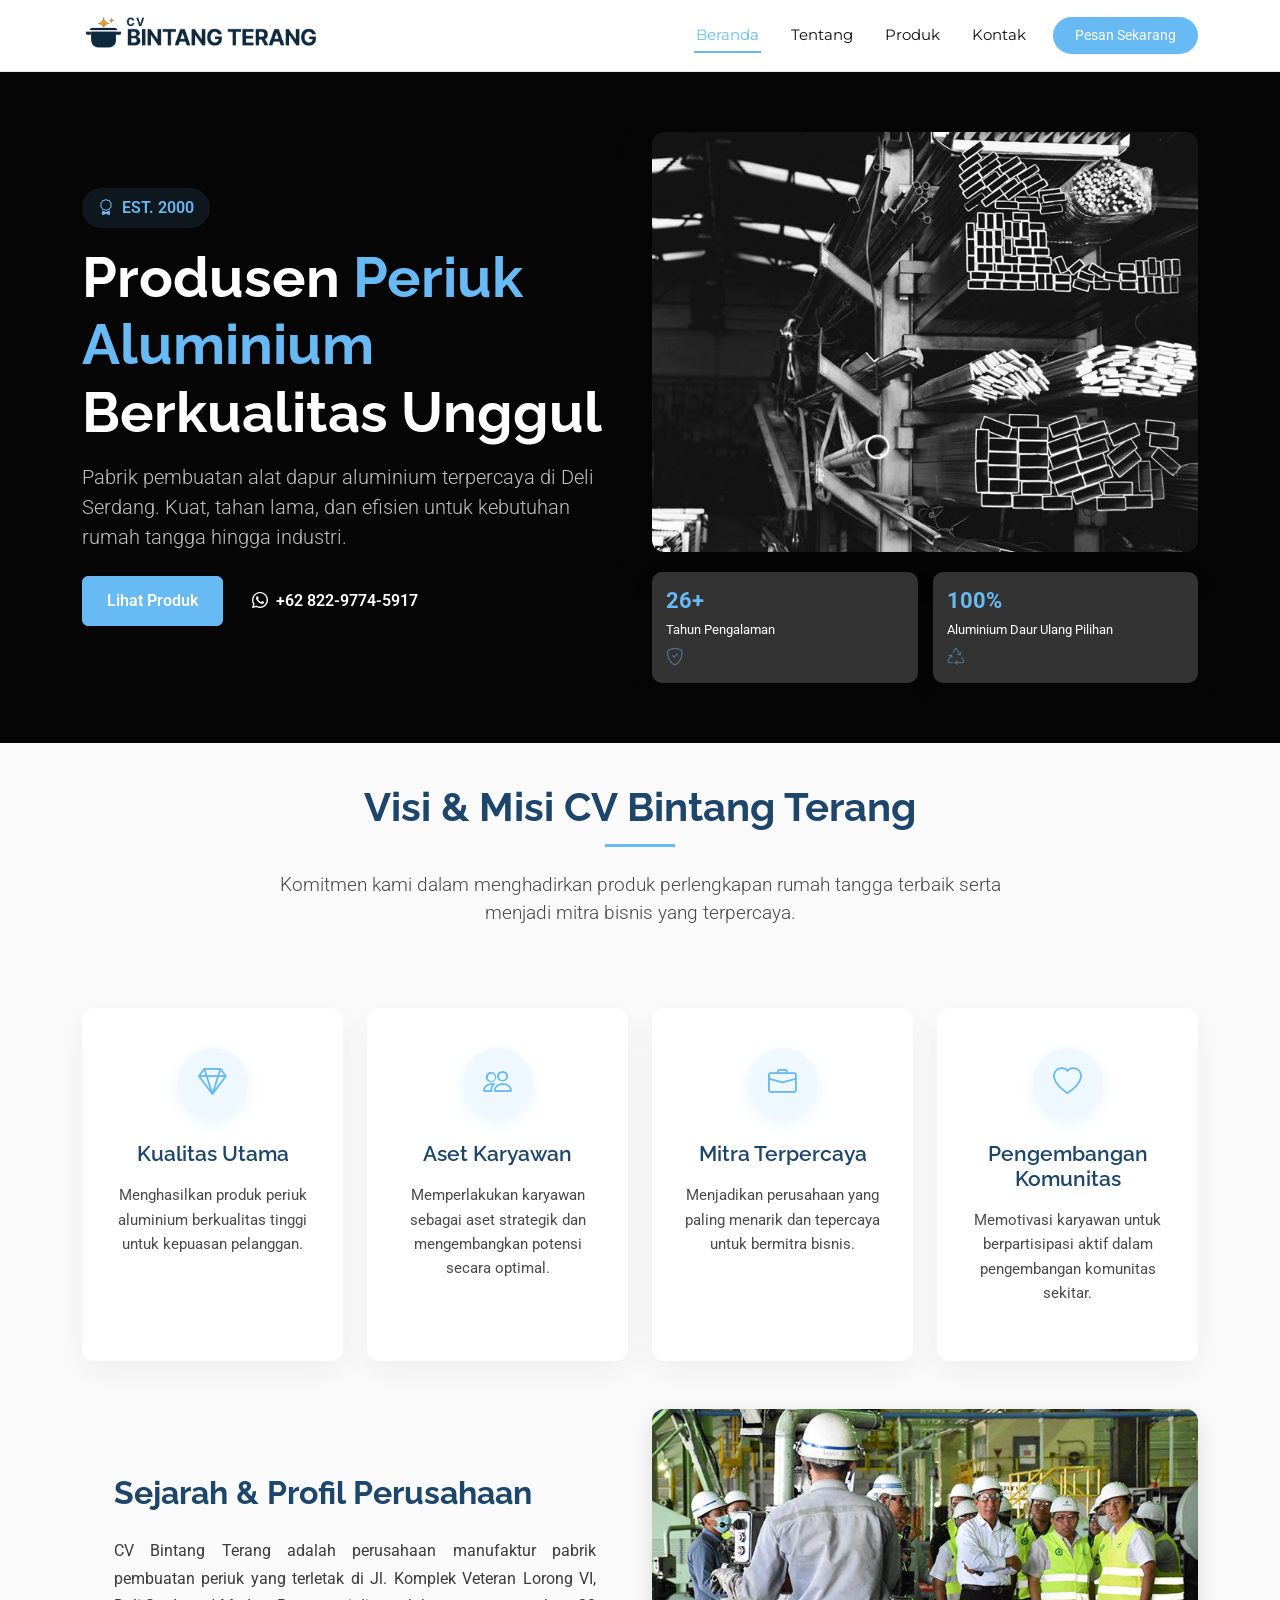
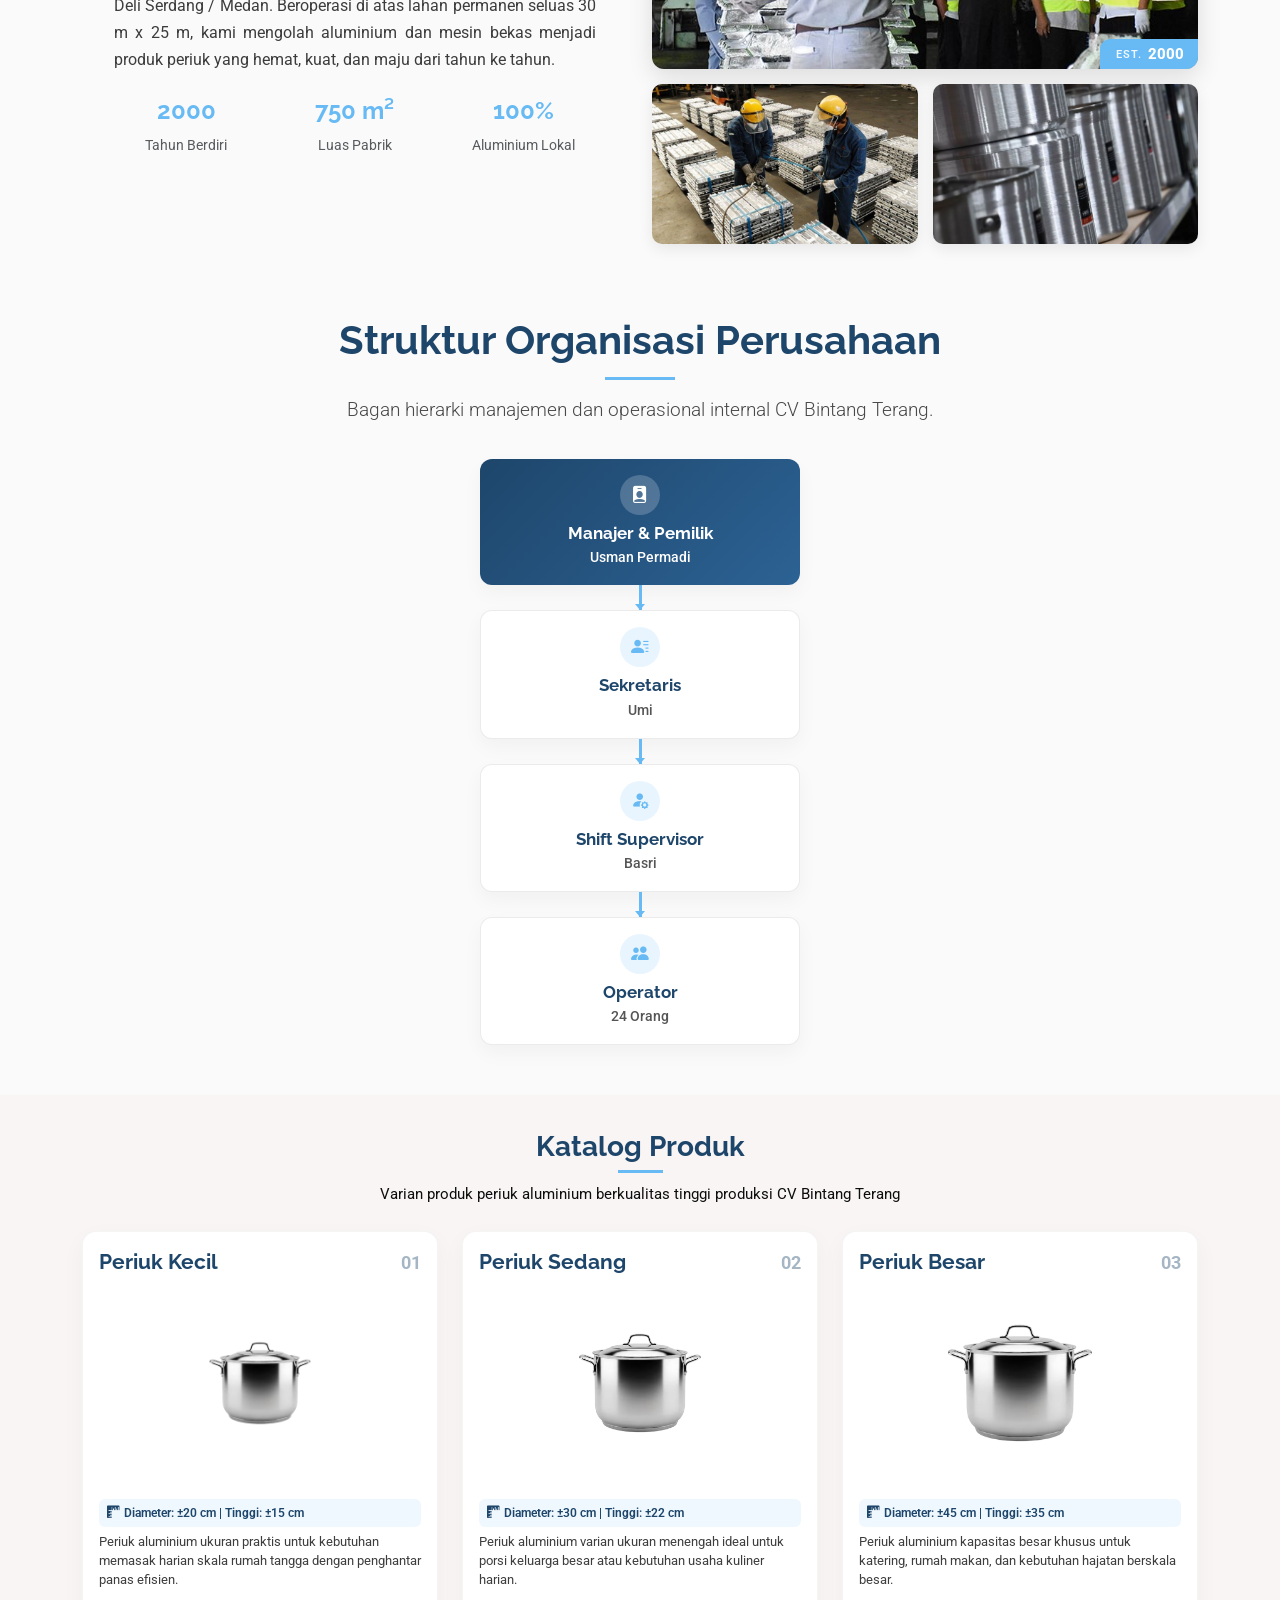
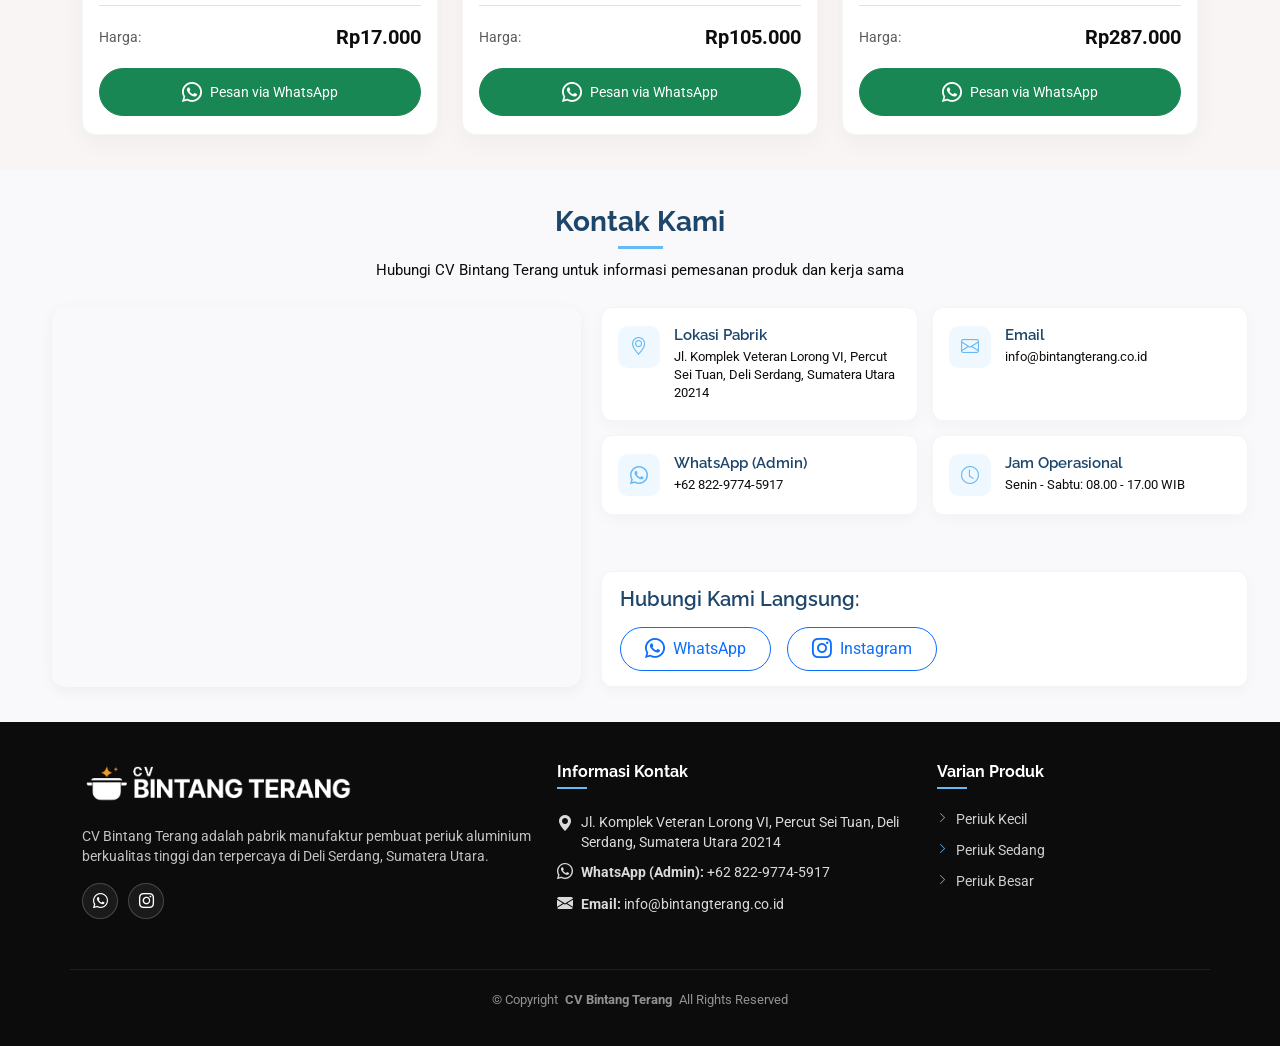
<file: index.html>
<!DOCTYPE html>
<html lang="id">

<head>
  <meta charset="utf-8">
  <meta content="width=device-width, initial-scale=1.0" name="viewport">
  <title>CV Bintang Terang</title>
  <meta name="description" content="CV Bintang Terang - Pabrik Pembuatan Periuk Aluminium Berkualitas">
  <meta name="keywords" content="CV Bintang Terang, Periuk Aluminium, Pabrik Aluminium Medan">

  <!-- Favicons -->
  <link href="assets/img/Icon.png" rel="icon">
  <link href="assets/img/Icon.png" rel="apple-touch-icon">

  <!-- Fonts -->
  <link href="https://fonts.googleapis.com" rel="preconnect">
  <link href="https://fonts.gstatic.com" rel="preconnect" crossorigin>
  <link href="https://fonts.googleapis.com/css2?family=Roboto:ital,wght@0,100;0,300;0,400;0,500;0,700;0,900;1,100;1,300;1,400;1,500;1,700;1,900&family=Montserrat:ital,wght@0,100;0,200;0,300;0,400;0,500;0,600;0,700;0,800;0,900;1,100;1,200;1,300;1,400;1,500;1,600;1,700;1,800;1,900&family=Raleway:ital,wght@0,100;0,200;0,300;0,400;0,500;0,600;0,700;0,800;0,900;1,100;1,200;1,300;1,400;1,500;1,600;1,700;1,800;1,900&display=swap" rel="stylesheet">

  <!-- Vendor CSS Files -->
  <link href="assets/vendor/bootstrap/css/bootstrap.min.css" rel="stylesheet">
  <link href="assets/vendor/bootstrap-icons/bootstrap-icons.css" rel="stylesheet">
  <link href="assets/vendor/aos/aos.css" rel="stylesheet">
  <link href="assets/vendor/swiper/swiper-bundle.min.css" rel="stylesheet">

  <!-- Main CSS File -->
  <link href="assets/css/main.css" rel="stylesheet">
</head>

<body class="index-page">

  <header id="header" class="header d-flex align-items-center sticky-top">
    <div class="container-fluid container-xl position-relative d-flex align-items-center">

      <!-- Logo Top Bar Gambar -->
      <a href="index.html" class="logo d-flex align-items-center me-auto">
        <img src="assets/img/CV Bintang Terang Logo.png" alt="CV Bintang Terang Logo">
      </a>

      <nav id="navmenu" class="navmenu">
        <ul>
          <li><a href="#beranda" class="active">Beranda</a></li>
          <li><a href="#tentang">Tentang</a></li>
          <li><a href="#produk">Produk</a></li>
          <li><a href="#kontak">Kontak</a></li>
        </ul>
        <i class="mobile-nav-toggle d-xl-none bi bi-list"></i>
      </nav>

      <a class="btn-getstarted" href="#produk">Pesan Sekarang</a>

    </div>
  </header>

  <main class="main">

    <!-- Beranda Section (Hero) -->
    <section id="beranda" class="hero section dark-background">
      <div class="container">
        <div class="row align-items-center">
          <div class="col-lg-6">
            <div class="hero-content">
              <div class="hero-tag">
                <i class="bi bi-award"></i>
                <span>EST. 2000</span>
              </div>
              <h1>Produsen <span class="highlight">Periuk Aluminium</span> Berkualitas Unggul</h1>
              <p class="lead mb-4">Pabrik pembuatan alat dapur aluminium terpercaya di Deli Serdang. Kuat, tahan lama, dan efisien untuk kebutuhan rumah tangga hingga industri.</p>
              
              <div class="hero-cta">
                <a href="#produk" class="btn btn-primary">Lihat Produk</a>
                <a href="https://wa.me/6282297745917" target="_blank" class="btn btn-link"><i class="bi bi-whatsapp"></i> +62 822-9774-5917</a>
              </div>
            </div>
          </div>
          <div class="col-lg-6">
            <div class="hero-image-wrapper custom-hero-img-wrap">
              <img src="assets/img/about/Aluminium.jpg" alt="Produksi Aluminium CV Bintang Terang" class="img-fluid hero-image">
              
              <!-- Wrapper Grid Khusus Statistik Mobile & Desktop -->
              <div class="stat-cards-mobile-wrapper">
                <div class="stat-card custom-stat-top">
                  <div class="stat-value">26+</div>
                  <div class="stat-label">Tahun Pengalaman</div>
                  <div class="stat-icon">
                    <i class="bi bi-shield-check"></i>
                  </div>
                </div>
                <div class="stat-card custom-stat-bottom">
                  <div class="stat-value">100%</div>
                  <div class="stat-label">Aluminium Daur Ulang Pilihan</div>
                  <div class="stat-icon">
                    <i class="bi bi-recycle"></i>
                  </div>
                </div>
              </div>

            </div>
          </div>
        </div>
      </div>
    </section><!-- /Beranda Section -->

    <!-- Tentang Section -->
    <section id="tentang" class="about section">

      <div class="container">

        <div class="row justify-content-center mb-5">
          <div class="col-lg-8 text-center">
            <h2 class="section-heading">Visi &amp; Misi CV Bintang Terang</h2>
            <p class="lead">Komitmen kami dalam menghadirkan produk perlengkapan rumah tangga terbaik serta menjadi mitra bisnis yang terpercaya.</p>
          </div>
        </div>

        <div class="row g-4 mb-5">
          <div class="col-md-6 col-lg-3">
            <div class="feature-box">
              <div class="icon-container">
                <i class="bi bi-gem"></i>
              </div>
              <h4>Kualitas Utama</h4>
              <p>Menghasilkan produk periuk aluminium berkualitas tinggi untuk kepuasan pelanggan.</p>
            </div>
          </div>

          <div class="col-md-6 col-lg-3">
            <div class="feature-box">
              <div class="icon-container">
                <i class="bi bi-people"></i>
              </div>
              <h4>Aset Karyawan</h4>
              <p>Memperlakukan karyawan sebagai aset strategik dan mengembangkan potensi secara optimal.</p>
            </div>
          </div>

          <div class="col-md-6 col-lg-3">
            <div class="feature-box">
              <div class="icon-container">
                <i class="bi bi-briefcase"></i>
              </div>
              <h4>Mitra Terpercaya</h4>
              <p>Menjadikan perusahaan yang paling menarik dan tepercaya untuk bermitra bisnis.</p>
            </div>
          </div>

          <div class="col-md-6 col-lg-3">
            <div class="feature-box">
              <div class="icon-container">
                <i class="bi bi-heart"></i>
              </div>
              <h4>Pengembangan Komunitas</h4>
              <p>Memotivasi karyawan untuk berpartisipasi aktif dalam pengembangan komunitas sekitar.</p>
            </div>
          </div>
        </div>

        <div class="row align-items-center about-showcase mb-5">
          <div class="col-lg-6 order-lg-2">
            <div class="about-image-grid">
              
              <!-- Gambar Utama Besar (sejarah 2.jpg) + Badge EST Kotak Presisi -->
              <div class="main-img-container">
                <img src="assets/img/about/sejarah 2.jpg" class="img-grid-main" alt="Pabrik CV Bintang Terang">
                <div class="experience-badge">
                  <span class="years">EST.</span>
                  <span class="text">2000</span>
                </div>
              </div>

              <!-- Dua Gambar Pendukung di Bawah (sejarah 1.jpg & sejarah 3.jpg) -->
              <div class="sub-img-grid">
                <img src="assets/img/about/sejarah 1.jpg" class="img-grid-secondary" alt="Proses Produksi">
                <img src="assets/img/about/sejarah 3.jpg" class="img-grid-tertiary" alt="Workshop">
              </div>

            </div>
          </div>
          <div class="col-lg-6 order-lg-1">
            <div class="about-content-box">
              <h3>Sejarah &amp; Profil Perusahaan</h3>
              <!-- Teks dibuat Justify (Rata Kanan Kiri) -->
              <p class="mb-4 text-justify">CV Bintang Terang adalah perusahaan manufaktur pabrik pembuatan periuk yang terletak di Jl. Komplek Veteran Lorong VI, Deli Serdang / Medan. Beroperasi di atas lahan permanen seluas 30 m x 25 m, kami mengolah aluminium dan mesin bekas menjadi produk periuk yang hemat, kuat, dan maju dari tahun ke tahun.</p>

              <div class="row text-center mt-4">
                <div class="col-4">
                  <h4 style="color: var(--accent-color); font-weight: 700;">2000</h4>
                  <p class="small text-muted">Tahun Berdiri</p>
                </div>
                <div class="col-4">
                  <h4 style="color: var(--accent-color); font-weight: 700;">750 m²</h4>
                  <p class="small text-muted">Luas Pabrik</p>
                </div>
                <div class="col-4">
                  <h4 style="color: var(--accent-color); font-weight: 700;">100%</h4>
                  <p class="small text-muted">Aluminium Lokal</p>
                </div>
              </div>

            </div>
          </div>
        </div>

        <!-- Bagian Struktur Organisasi Perusahaan Berbasis Kode (HTML/CSS) -->
        <div class="row justify-content-center mt-5 pt-4">
          <div class="col-lg-10 text-center">
            <h3 class="section-heading mb-3">Struktur Organisasi Perusahaan</h3>
            <p class="lead mb-4">Bagan hierarki manajemen dan operasional internal CV Bintang Terang.</p>
            
            <div class="org-tree-container">
              <!-- Level 1: Manajer & Pemilik -->
              <div class="org-node-level">
                <div class="org-card primary-node">
                  <div class="org-icon"><i class="bi bi-person-badge-fill"></i></div>
                  <h5>Manajer &amp; Pemilik</h5>
                  <span>Usman Permadi</span>
                </div>
              </div>
              <div class="org-connector"></div>

              <!-- Level 2: Sekretaris -->
              <div class="org-node-level">
                <div class="org-card">
                  <div class="org-icon"><i class="bi bi-person-lines-fill"></i></div>
                  <h5>Sekretaris</h5>
                  <span>Umi</span>
                </div>
              </div>
              <div class="org-connector"></div>

              <!-- Level 3: Shift Supervisor -->
              <div class="org-node-level">
                <div class="org-card">
                  <div class="org-icon"><i class="bi bi-person-fill-gear"></i></div>
                  <h5>Shift Supervisor</h5>
                  <span>Basri</span>
                </div>
              </div>
              <div class="org-connector"></div>

              <!-- Level 4: Operator -->
              <div class="org-node-level">
                <div class="org-card operator-node">
                  <div class="org-icon"><i class="bi bi-people-fill"></i></div>
                  <h5>Operator</h5>
                  <span>24 Orang</span>
                </div>
              </div>
            </div>

          </div>
        </div>

      </div>

    </section><!-- /Tentang Section -->

    <!-- Produk Section -->
    <section id="produk" class="services section light-background">

      <!-- Section Title -->
      <div class="container section-title">
        <h2>Katalog Produk</h2>
        <p>Varian produk periuk aluminium berkualitas tinggi produksi CV Bintang Terang</p>
      </div><!-- End Section Title -->

      <div class="container">

        <div class="row g-4 justify-content-center">
          <!-- Product Item 1: Periuk Kecil -->
          <div class="col-lg-4 col-md-6">
            <div class="product-card d-flex flex-column justify-content-between h-100">
              <div>
                <div class="product-card-header">
                  <h3>Periuk Kecil</h3>
                  <span class="product-step">01</span>
                </div>
                <div class="product-img-wrapper mb-3 text-center">
                  <img src="assets/img/about/Priuk-aluminium.png" alt="Periuk Kecil" class="img-fluid rounded product-photo product-small">
                </div>
                <!-- Info Dimensi Fisik Murni -->
                <div class="product-specs">
                  <i class="bi bi-rulers"></i> Diameter: ±20 cm | Tinggi: ±15 cm
                </div>
                <p>Periuk aluminium ukuran praktis untuk kebutuhan memasak harian skala rumah tangga dengan penghantar panas efisien.</p>
              </div>
              <div class="product-footer mt-3 pt-3 border-top">
                <div class="d-flex align-items-center justify-content-between mb-3">
                  <span class="text-muted small">Harga:</span>
                  <span class="product-price fw-bold fs-5">Rp17.000</span>
                </div>
                <a href="https://wa.me/6282297745917?text=Halo%20CV%20Bintang%20Terang,%20saya%20tertarik%20untuk%20memesan%20produk%20Periuk%20Kecil%20(Rp17.000)." target="_blank" class="btn btn-success w-100 d-flex align-items-center justify-content-center gap-2 rounded-pill py-2">
                  <i class="bi bi-whatsapp fs-5"></i> Pesan via WhatsApp
                </a>
              </div>
            </div>
          </div>

          <!-- Product Item 2: Periuk Sedang -->
          <div class="col-lg-4 col-md-6">
            <div class="product-card d-flex flex-column justify-content-between h-100">
              <div>
                <div class="product-card-header">
                  <h3>Periuk Sedang</h3>
                  <span class="product-step">02</span>
                </div>
                <div class="product-img-wrapper mb-3 text-center">
                  <img src="assets/img/about/Priuk-aluminium.png" alt="Periuk Sedang" class="img-fluid rounded product-photo product-medium">
                </div>
                <!-- Info Dimensi Fisik Murni -->
                <div class="product-specs">
                  <i class="bi bi-rulers"></i> Diameter: ±30 cm | Tinggi: ±22 cm
                </div>
                <p>Periuk aluminium varian ukuran menengah ideal untuk porsi keluarga besar atau kebutuhan usaha kuliner harian.</p>
              </div>
              <div class="product-footer mt-3 pt-3 border-top">
                <div class="d-flex align-items-center justify-content-between mb-3">
                  <span class="text-muted small">Harga:</span>
                  <span class="product-price fw-bold fs-5">Rp105.000</span>
                </div>
                <a href="https://wa.me/6282297745917?text=Halo%20CV%20Bintang%20Terang,%20saya%20tertarik%20untuk%20memesan%20produk%20Periuk%20Sedang%20(Rp105.000)." target="_blank" class="btn btn-success w-100 d-flex align-items-center justify-content-center gap-2 rounded-pill py-2">
                  <i class="bi bi-whatsapp fs-5"></i> Pesan via WhatsApp
                </a>
              </div>
            </div>
          </div>

          <!-- Product Item 3: Periuk Besar -->
          <div class="col-lg-4 col-md-6">
            <div class="product-card d-flex flex-column justify-content-between h-100">
              <div>
                <div class="product-card-header">
                  <h3>Periuk Besar</h3>
                  <span class="product-step">03</span>
                </div>
                <div class="product-img-wrapper mb-3 text-center">
                  <img src="assets/img/about/Priuk-aluminium.png" alt="Periuk Besar" class="img-fluid rounded product-photo product-large">
                </div>
                <!-- Info Dimensi Fisik Murni -->
                <div class="product-specs">
                  <i class="bi bi-rulers"></i> Diameter: ±45 cm | Tinggi: ±35 cm
                </div>
                <p>Periuk aluminium kapasitas besar khusus untuk katering, rumah makan, dan kebutuhan hajatan berskala besar.</p>
              </div>
              <div class="product-footer mt-3 pt-3 border-top">
                <div class="d-flex align-items-center justify-content-between mb-3">
                  <span class="text-muted small">Harga:</span>
                  <span class="product-price fw-bold fs-5">Rp287.000</span>
                </div>
                <a href="https://wa.me/6282297745917?text=Halo%20CV%20Bintang%20Terang,%20saya%20tertarik%20untuk%20memesan%20produk%20Periuk%20Besar%20(Rp287.000)." target="_blank" class="btn btn-success w-100 d-flex align-items-center justify-content-center gap-2 rounded-pill py-2">
                  <i class="bi bi-whatsapp fs-5"></i> Pesan via WhatsApp
                </a>
              </div>
            </div>
          </div>
        </div>

      </div>

    </section><!-- /Produk Section -->

    <!-- Kontak Section -->
    <section id="kontak" class="contact section">
      <!-- Section Title -->
      <div class="container section-title">
        <h2>Kontak Kami</h2>
        <p>Hubungi CV Bintang Terang untuk informasi pemesanan produk dan kerja sama</p>
      </div><!-- End Section Title -->

      <div class="container">
        <div class="contact-main-wrapper">
          <div class="map-wrapper">
            <iframe src="https://www.google.com/maps/embed?pb=!1m18!1m12!1m3!1d1631.8133092523892!2d98.68536690603956!3d3.574564386306597!2m3!1f0!2f0!3f0!3m2!1i1024!2i768!4f13.1!3m3!1m2!1s0x303130492f70a32f%3A0x4c364d80fbf5dc9b!2sCV.%20Bintang%20Terang!5e0!3m2!1sid!2sid!4v1792894391758!5m2!1sid!2sid" width="100%" height="100%" style="border:0;" allowfullscreen="" loading="lazy" referrerpolicy="strict-origin-when-cross-origin"></iframe>
          </div>

          <div class="contact-content">
            <div class="contact-cards-container">
              <div class="contact-card">
                <div class="icon-box">
                  <i class="bi bi-geo-alt"></i>
                </div>
                <div class="contact-text">
                  <h4>Lokasi Pabrik</h4>
                  <p>Jl. Komplek Veteran Lorong VI, Percut Sei Tuan, Deli Serdang, Sumatera Utara 20214</p>
                </div>
              </div>

              <div class="contact-card">
                <div class="icon-box">
                  <i class="bi bi-envelope"></i>
                </div>
                <div class="contact-text">
                  <h4>Email</h4>
                  <p>info@bintangterang.co.id</p>
                </div>
              </div>

              <div class="contact-card">
                <div class="icon-box">
                  <i class="bi bi-whatsapp"></i>
                </div>
                <div class="contact-text">
                  <h4>WhatsApp (Admin)</h4>
                  <p>+62 822-9774-5917</p>
                </div>
              </div>

              <div class="contact-card">
                <div class="icon-box">
                  <i class="bi bi-clock"></i>
                </div>
                <div class="contact-text">
                  <h4>Jam Operasional</h4>
                  <p>Senin - Sabtu: 08.00 - 17.00 WIB</p>
                </div>
              </div>
            </div>

            <div class="social-contact-box mt-3 text-center text-lg-start">
              <h5 class="mb-3" style="color: var(--heading-color); font-weight: 600;">Hubungi Kami Langsung:</h5>
              <div class="d-flex gap-3 justify-content-center justify-content-lg-start">
                <a href="https://wa.me/6282297745917" target="_blank" class="btn btn-outline-primary d-inline-flex align-items-center gap-2 rounded-pill px-4">
                  <i class="bi bi-whatsapp fs-5"></i> WhatsApp
                </a>
                <a href="https://www.instagram.com/cv.bintangterang?xtok=MTZsZ3h5cWd1OHE2Nw==" target="_blank" class="btn btn-outline-primary d-inline-flex align-items-center gap-2 rounded-pill px-4">
                  <i class="bi bi-instagram fs-5"></i> Instagram
                </a>
              </div>
            </div>

          </div>
        </div>
      </div>
    </section><!-- /Kontak Section -->

  </main>

  <footer id="footer" class="footer position-relative dark-background">

    <div class="container footer-top">
      <div class="row gy-5">
        
        <!-- Kolom 1: Logo & Deskripsi Singkat -->
        <div class="col-lg-5 col-md-12 footer-about">
          <a href="index.html" class="logo d-flex align-items-center mb-3">
            <img src="assets/img/CV Bintang Terang Logo White.png" alt="CV Bintang Terang Logo">
          </a>
          <p class="footer-desc">
            CV Bintang Terang adalah pabrik manufaktur pembuat periuk aluminium berkualitas tinggi dan terpercaya di Deli Serdang, Sumatera Utara.
          </p>
          <div class="social-links d-flex mt-4">
            <a href="https://wa.me/6282297745917" target="_blank"><i class="bi bi-whatsapp"></i></a>
            <a href="https://www.instagram.com/cv.bintangterang?xtok=MTZsZ3h5cWd1OHE2Nw==" target="_blank"><i class="bi bi-instagram"></i></a>
          </div>
        </div>

        <!-- Kolom 2: Kontak & Alamat Lengkap (Ikon diperkecil ke ukuran normal/proporsional) -->
        <div class="col-lg-4 col-md-6 footer-contact-col">
          <h4>Informasi Kontak</h4>
          <div class="footer-contact pt-2">
            <div class="d-flex align-items-start mb-2">
              <i class="bi bi-geo-alt-fill text-accent me-2 fs-6 flex-shrink-0"></i>
              <span>Jl. Komplek Veteran Lorong VI, Percut Sei Tuan, Deli Serdang, Sumatera Utara 20214</span>
            </div>
            <div class="d-flex align-items-center mb-2">
              <i class="bi bi-whatsapp text-accent me-2 fs-6 flex-shrink-0"></i>
              <span><strong>WhatsApp (Admin):</strong> +62 822-9774-5917</span>
            </div>
            <div class="d-flex align-items-center">
              <i class="bi bi-envelope-fill text-accent me-2 fs-6 flex-shrink-0"></i>
              <span><strong>Email:</strong> info@bintangterang.co.id</span>
            </div>
          </div>
        </div>

        <!-- Kolom 3: Varian Produk -->
        <div class="col-lg-3 col-md-6 footer-links">
          <h4>Varian Produk</h4>
          <ul>
            <li><i class="bi bi-chevron-right"></i> <a href="#produk">Periuk Kecil</a></li>
            <li><i class="bi bi-chevron-right"></i> <a href="#produk">Periuk Sedang</a></li>
            <li><i class="bi bi-chevron-right"></i> <a href="#produk">Periuk Besar</a></li>
          </ul>
        </div>

      </div>
    </div>

    <!-- Copyright -->
    <div class="container copyright text-center mt-2">
      <p>© <span>Copyright</span> <strong class="px-1 sitename">CV Bintang Terang</strong> <span>All Rights Reserved</span></p>
    </div>

  </footer>

  <!-- Vendor JS Files -->
  <script src="assets/vendor/bootstrap/js/bootstrap.bundle.min.js"></script>
  <script src="assets/vendor/aos/aos.js"></script>
  <script src="assets/vendor/purecounter/purecounter_vanilla.js"></script>
  <script src="assets/vendor/swiper/swiper-bundle.min.js"></script>

  <!-- Main JS File -->
  <script src="assets/js/main.js"></script>

</body>

</html>
</file>
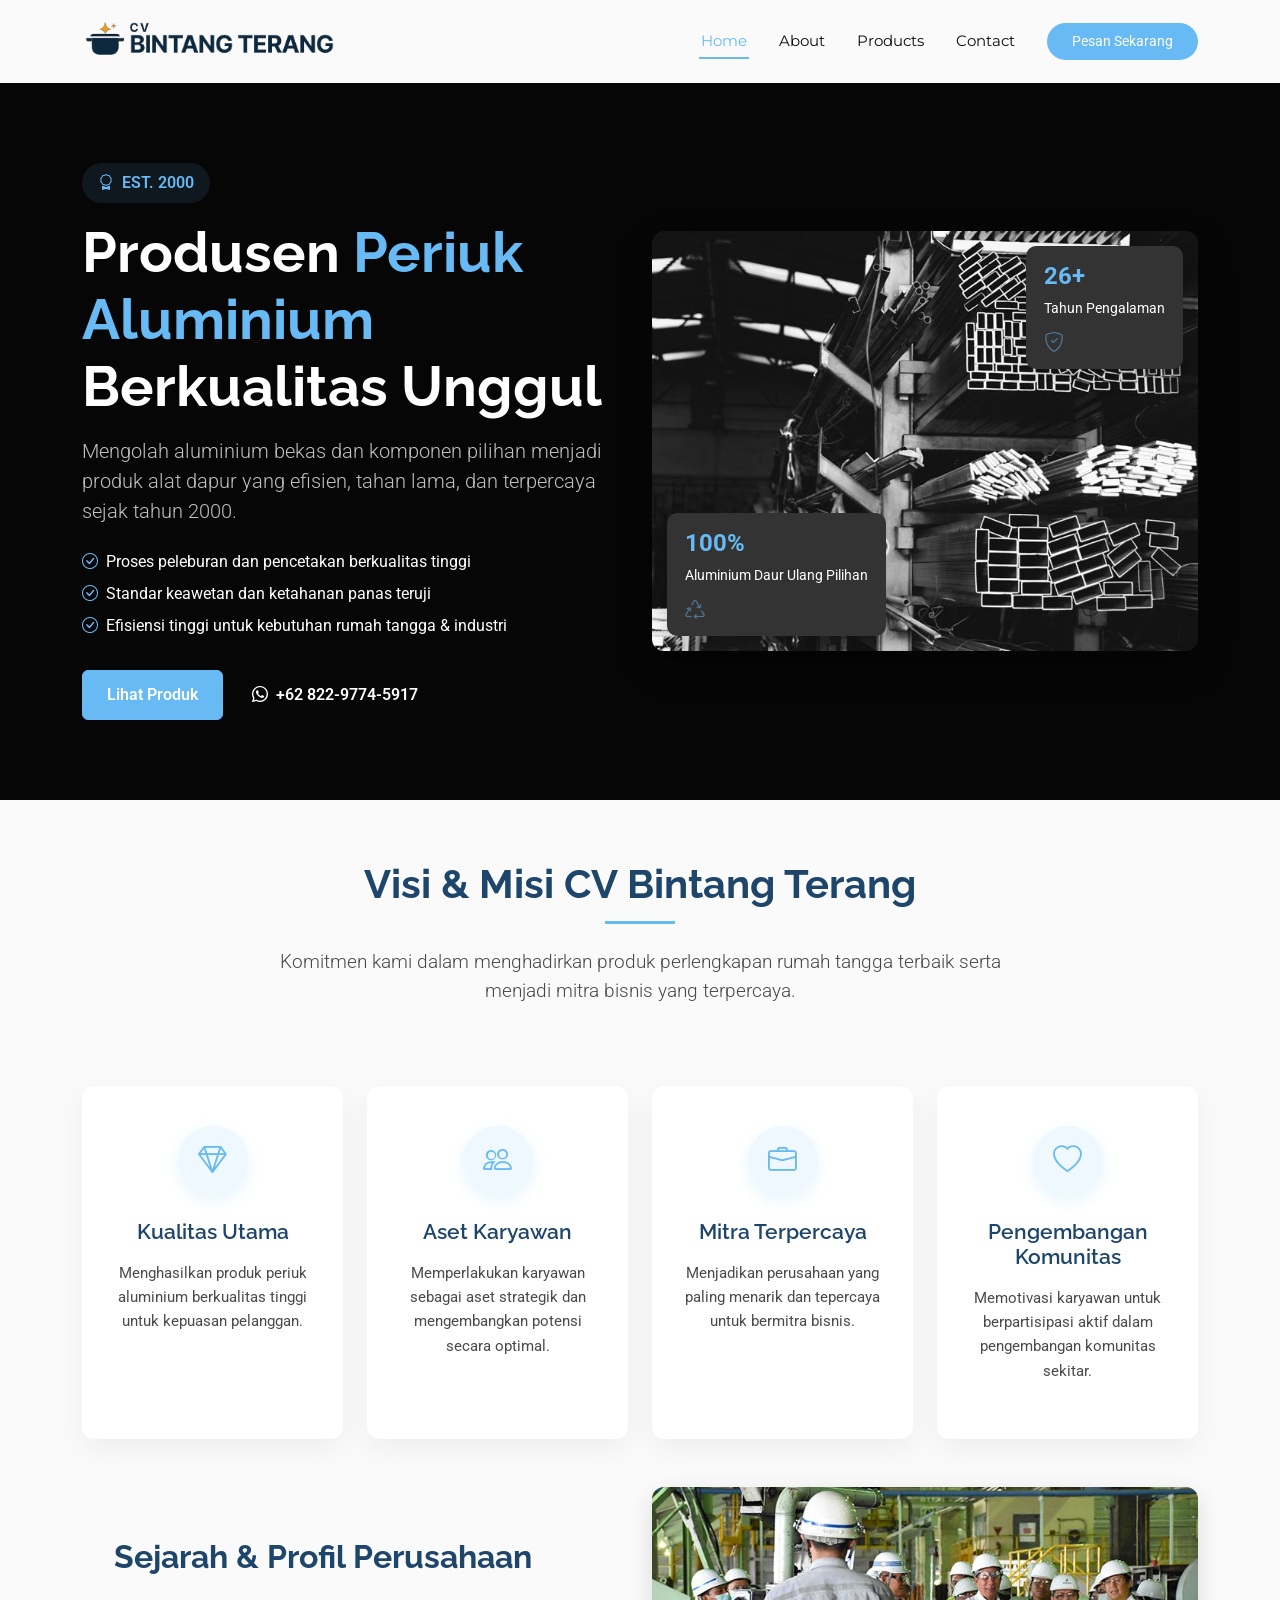
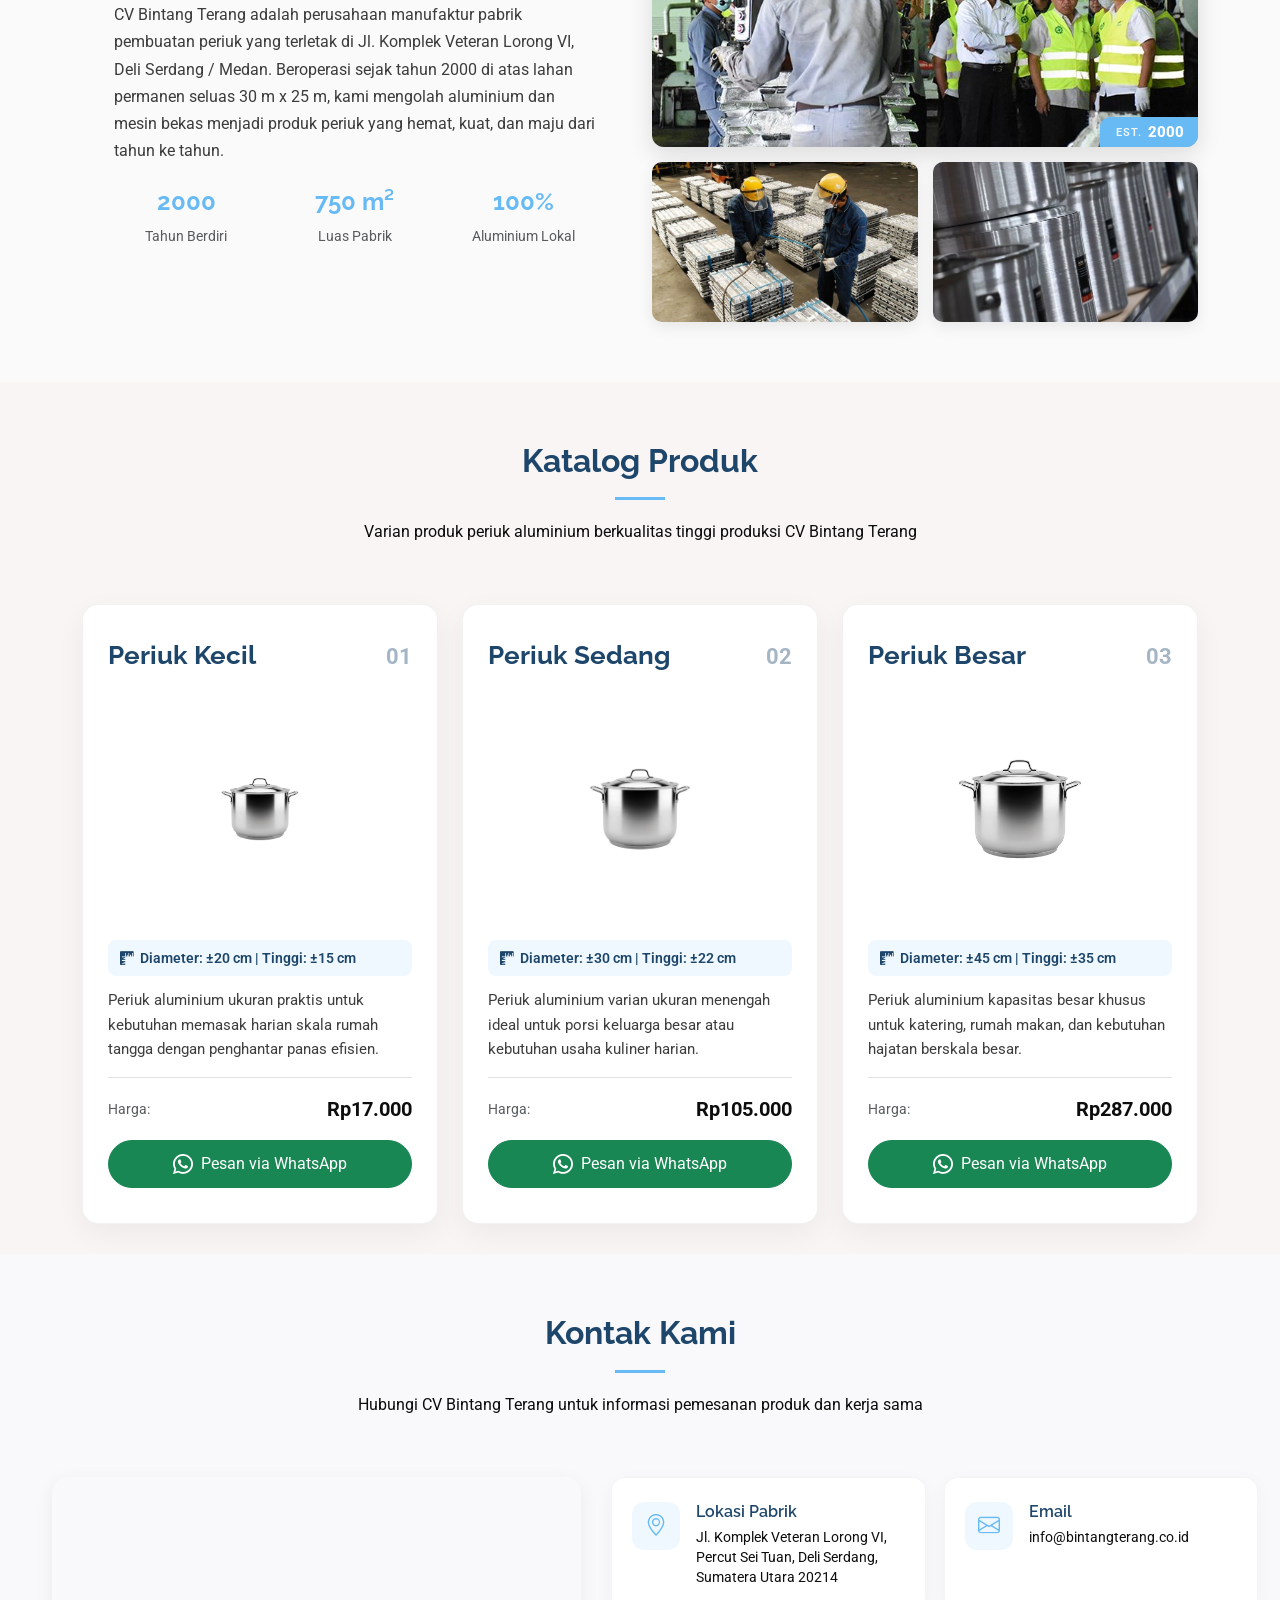
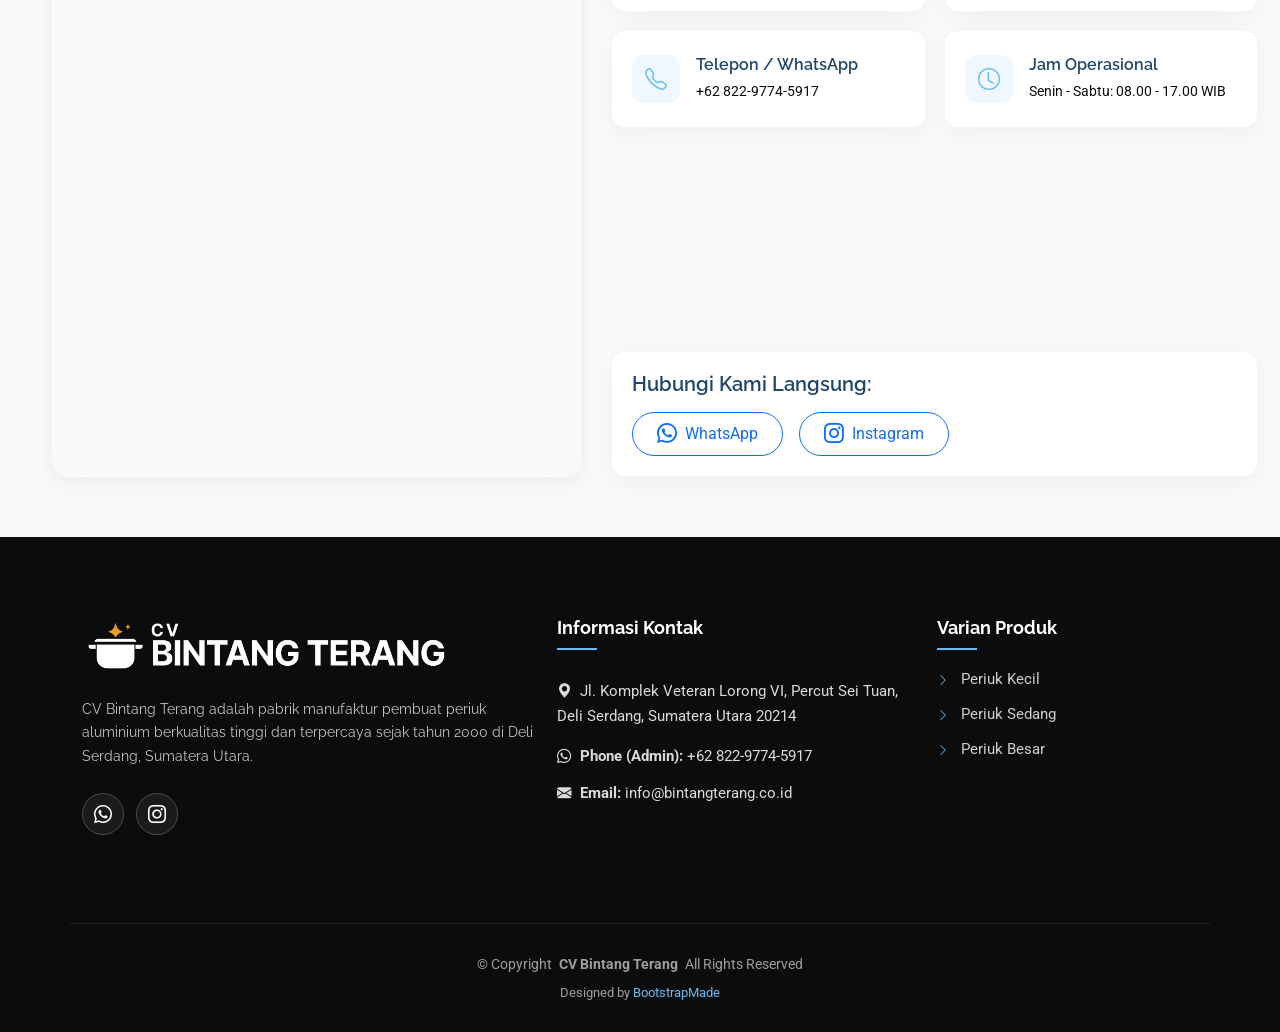
<file: CV Bintang Terang/index.html>
<!DOCTYPE html>
<html lang="id">

<head>
  <meta charset="utf-8">
  <meta content="width=device-width, initial-scale=1.0" name="viewport">
  <title>CV Bintang Terang</title>
  <meta name="description" content="CV Bintang Terang - Pabrik Pembuatan Periuk Aluminium Berkualitas Sejak 2000">
  <meta name="keywords" content="CV Bintang Terang, Periuk Aluminium, Pabrik Aluminium Medan">

  <!-- Favicons -->
  <link href="assets/img/Icon.png" rel="icon">
  <link href="assets/img/Icon.png" rel="apple-touch-icon">

  <!-- Fonts -->
  <link href="https://fonts.googleapis.com" rel="preconnect">
  <link href="https://fonts.gstatic.com" rel="preconnect" crossorigin>
  <link href="https://fonts.googleapis.com/css2?family=Roboto:ital,wght@0,100;0,300;0,400;0,500;0,700;0,900;1,100;1,300;1,400;1,500;1,700;1,900&family=Montserrat:ital,wght@0,100;0,200;0,300;0,400;0,500;0,600;0,700;0,800;0,900;1,100;1,200;1,300;1,400;1,500;1,600;1,700;1,800;1,900&family=Raleway:ital,wght@0,100;0,200;0,300;0,400;0,500;0,600;0,700;0,800;0,900;1,100;1,200;1,300;1,400;1,500;1,600;1,700;1,800;1,900&display=swap" rel="stylesheet">

  <!-- Vendor CSS Files -->
  <link href="assets/vendor/bootstrap/css/bootstrap.min.css" rel="stylesheet">
  <link href="assets/vendor/bootstrap-icons/bootstrap-icons.css" rel="stylesheet">
  <link href="assets/vendor/aos/aos.css" rel="stylesheet">
  <link href="assets/vendor/swiper/swiper-bundle.min.css" rel="stylesheet">

  <!-- Main CSS File -->
  <link href="assets/css/main.css" rel="stylesheet">
</head>

<body class="index-page">

  <header id="header" class="header d-flex align-items-center sticky-top">
    <div class="container-fluid container-xl position-relative d-flex align-items-center">

      <!-- Logo Top Bar Gambar -->
      <a href="index.html" class="logo d-flex align-items-center me-auto">
        <img src="assets/img/CV Bintang Terang Logo.png" alt="CV Bintang Terang Logo">
      </a>

      <nav id="navmenu" class="navmenu">
        <ul>
          <li><a href="#hero" class="active">Home</a></li>
          <li><a href="#about">About</a></li>
          <li><a href="#services">Products</a></li>
          <li><a href="#contact">Contact</a></li>
        </ul>
        <i class="mobile-nav-toggle d-xl-none bi bi-list"></i>
      </nav>

      <a class="btn-getstarted" href="#services">Pesan Sekarang</a>

    </div>
  </header>

  <main class="main">

    <!-- Hero Section -->
    <section id="hero" class="hero section dark-background">
      <div class="container" data-aos="fade-up">
        <div class="row align-items-center">
          <div class="col-lg-6">
            <div class="hero-content" data-aos="fade-up" data-aos-delay="100">
              <div class="hero-tag">
                <i class="bi bi-award"></i>
                <span>EST. 2000</span>
              </div>
              <h1>Produsen <span class="highlight">Periuk Aluminium</span> Berkualitas Unggul</h1>
              <p class="lead">Mengolah aluminium bekas dan komponen pilihan menjadi produk alat dapur yang efisien, tahan lama, dan terpercaya sejak tahun 2000.</p>
              <ul class="hero-features">
                <li><i class="bi bi-check-circle"></i> Proses peleburan dan pencetakan berkualitas tinggi</li>
                <li><i class="bi bi-check-circle"></i> Standar keawetan dan ketahanan panas teruji</li>
                <li><i class="bi bi-check-circle"></i> Efisiensi tinggi untuk kebutuhan rumah tangga &amp; industri</li>
              </ul>
              <div class="hero-cta">
                <a href="#services" class="btn btn-primary">Lihat Produk</a>
                <a href="https://wa.me/6282297745917" target="_blank" class="btn btn-link"><i class="bi bi-whatsapp"></i> +62 822-9774-5917</a>
              </div>
            </div>
          </div>
          <div class="col-lg-6">
            <div class="hero-image-wrapper custom-hero-img-wrap" data-aos="fade-up" data-aos-delay="300">
              <img src="assets/img/about/Aluminium.jpg" alt="Produksi Aluminium CV Bintang Terang" class="img-fluid hero-image">
              <div class="stat-card custom-stat-top">
                <div class="stat-value">26+</div>
                <div class="stat-label">Tahun Pengalaman</div>
                <div class="stat-icon">
                  <i class="bi bi-shield-check"></i>
                </div>
              </div>
              <div class="stat-card custom-stat-bottom">
                <div class="stat-value">100%</div>
                <div class="stat-label">Aluminium Daur Ulang Pilihan</div>
                <div class="stat-icon">
                  <i class="bi bi-recycle"></i>
                </div>
              </div>
            </div>
          </div>
        </div>
      </div>
    </section><!-- /Hero Section -->

    <!-- About Section -->
    <section id="about" class="about section">

      <div class="container" data-aos="fade-up" data-aos-delay="100">

        <div class="row justify-content-center mb-5">
          <div class="col-lg-8 text-center" data-aos="fade-up" data-aos-delay="200">
            <h2 class="section-heading">Visi &amp; Misi CV Bintang Terang</h2>
            <p class="lead">Komitmen kami dalam menghadirkan produk perlengkapan rumah tangga terbaik serta menjadi mitra bisnis yang terpercaya.</p>
          </div>
        </div>

        <div class="row g-4 mb-5">
          <div class="col-md-6 col-lg-3" data-aos="fade-up" data-aos-delay="100">
            <div class="feature-box">
              <div class="icon-container">
                <i class="bi bi-gem"></i>
              </div>
              <h4>Kualitas Utama</h4>
              <p>Menghasilkan produk periuk aluminium berkualitas tinggi untuk kepuasan pelanggan.</p>
            </div>
          </div>

          <div class="col-md-6 col-lg-3" data-aos="fade-up" data-aos-delay="200">
            <div class="feature-box">
              <div class="icon-container">
                <i class="bi bi-people"></i>
              </div>
              <h4>Aset Karyawan</h4>
              <p>Memperlakukan karyawan sebagai aset strategik dan mengembangkan potensi secara optimal.</p>
            </div>
          </div>

          <div class="col-md-6 col-lg-3" data-aos="fade-up" data-aos-delay="300">
            <div class="feature-box">
              <div class="icon-container">
                <i class="bi bi-briefcase"></i>
              </div>
              <h4>Mitra Terpercaya</h4>
              <p>Menjadikan perusahaan yang paling menarik dan tepercaya untuk bermitra bisnis.</p>
            </div>
          </div>

          <div class="col-md-6 col-lg-3" data-aos="fade-up" data-aos-delay="400">
            <div class="feature-box">
              <div class="icon-container">
                <i class="bi bi-heart"></i>
              </div>
              <h4>Pengembangan Komunitas</h4>
              <p>Memotivasi karyawan untuk berpartisipasi aktif dalam pengembangan komunitas sekitar.</p>
            </div>
          </div>
        </div>

        <div class="row align-items-center about-showcase">
          <div class="col-lg-6 order-lg-2" data-aos="fade-left" data-aos-delay="300">
            <div class="about-image-grid">
              
              <!-- Gambar Utama Besar (sejarah 2.jpg) + Badge EST Kotak Presisi -->
              <div class="main-img-container">
                <img src="assets/img/about/sejarah 2.jpg" class="img-grid-main" alt="Pabrik CV Bintang Terang">
                <div class="experience-badge" data-aos="zoom-in" data-aos-delay="500">
                  <span class="years">EST.</span>
                  <span class="text">2000</span>
                </div>
              </div>

              <!-- Dua Gambar Pendukung di Bawah (sejarah 1.jpg & sejarah 3.jpg) -->
              <div class="sub-img-grid">
                <img src="assets/img/about/sejarah 1.jpg" class="img-grid-secondary" alt="Proses Produksi">
                <img src="assets/img/about/sejarah 3.jpg" class="img-grid-tertiary" alt="Workshop">
              </div>

            </div>
          </div>
          <div class="col-lg-6 order-lg-1" data-aos="fade-right" data-aos-delay="200">
            <div class="about-content-box">
              <h3>Sejarah &amp; Profil Perusahaan</h3>
              <p class="mb-4">CV Bintang Terang adalah perusahaan manufaktur pabrik pembuatan periuk yang terletak di Jl. Komplek Veteran Lorong VI, Deli Serdang / Medan. Beroperasi sejak tahun 2000 di atas lahan permanen seluas 30 m x 25 m, kami mengolah aluminium dan mesin bekas menjadi produk periuk yang hemat, kuat, dan maju dari tahun ke tahun.</p>

              <div class="row text-center mt-4">
                <div class="col-4">
                  <h4 style="color: var(--accent-color); font-weight: 700;">2000</h4>
                  <p class="small text-muted">Tahun Berdiri</p>
                </div>
                <div class="col-4">
                  <h4 style="color: var(--accent-color); font-weight: 700;">750 m²</h4>
                  <p class="small text-muted">Luas Pabrik</p>
                </div>
                <div class="col-4">
                  <h4 style="color: var(--accent-color); font-weight: 700;">100%</h4>
                  <p class="small text-muted">Aluminium Lokal</p>
                </div>
              </div>

            </div>
          </div>
        </div>

      </div>

    </section><!-- /About Section -->

    <!-- Services / Products Section -->
    <section id="services" class="services section light-background">

      <!-- Section Title -->
      <div class="container section-title" data-aos="fade-up">
        <h2>Katalog Produk</h2>
        <p>Varian produk periuk aluminium berkualitas tinggi produksi CV Bintang Terang</p>
      </div><!-- End Section Title -->

      <div class="container" data-aos="fade-up" data-aos-delay="100">

        <div class="row g-4 justify-content-center">
          <!-- Product Item 1: Periuk Kecil -->
          <div class="col-lg-4 col-md-6" data-aos="fade-up" data-aos-delay="100">
            <div class="product-card d-flex flex-column justify-content-between h-100">
              <div>
                <div class="product-card-header">
                  <h3>Periuk Kecil</h3>
                  <span class="product-step">01</span>
                </div>
                <div class="product-img-wrapper mb-3 text-center">
                  <img src="assets/img/about/Priuk-aluminium.png" alt="Periuk Kecil" class="img-fluid rounded product-photo product-small">
                </div>
                <!-- Info Dimensi Fisik Murni -->
                <div class="product-specs">
                  <i class="bi bi-rulers"></i> Diameter: ±20 cm | Tinggi: ±15 cm
                </div>
                <p>Periuk aluminium ukuran praktis untuk kebutuhan memasak harian skala rumah tangga dengan penghantar panas efisien.</p>
              </div>
              <div class="product-footer mt-3 pt-3 border-top">
                <div class="d-flex align-items-center justify-content-between mb-3">
                  <span class="text-muted small">Harga:</span>
                  <span class="product-price fw-bold fs-5">Rp17.000</span>
                </div>
                <a href="https://wa.me/6282297745917?text=Halo%20CV%20Bintang%20Terang,%20saya%20tertarik%20untuk%20memesan%20produk%20Periuk%20Kecil%20(Rp17.000)." target="_blank" class="btn btn-success w-100 d-flex align-items-center justify-content-center gap-2 rounded-pill py-2">
                  <i class="bi bi-whatsapp fs-5"></i> Pesan via WhatsApp
                </a>
              </div>
            </div>
          </div>

          <!-- Product Item 2: Periuk Sedang -->
          <div class="col-lg-4 col-md-6" data-aos="fade-up" data-aos-delay="200">
            <div class="product-card d-flex flex-column justify-content-between h-100">
              <div>
                <div class="product-card-header">
                  <h3>Periuk Sedang</h3>
                  <span class="product-step">02</span>
                </div>
                <div class="product-img-wrapper mb-3 text-center">
                  <img src="assets/img/about/Priuk-aluminium.png" alt="Periuk Sedang" class="img-fluid rounded product-photo product-medium">
                </div>
                <!-- Info Dimensi Fisik Murni -->
                <div class="product-specs">
                  <i class="bi bi-rulers"></i> Diameter: ±30 cm | Tinggi: ±22 cm
                </div>
                <p>Periuk aluminium varian ukuran menengah ideal untuk porsi keluarga besar atau kebutuhan usaha kuliner harian.</p>
              </div>
              <div class="product-footer mt-3 pt-3 border-top">
                <div class="d-flex align-items-center justify-content-between mb-3">
                  <span class="text-muted small">Harga:</span>
                  <span class="product-price fw-bold fs-5">Rp105.000</span>
                </div>
                <a href="https://wa.me/6282297745917?text=Halo%20CV%20Bintang%20Terang,%20saya%20tertarik%20untuk%20memesan%20produk%20Periuk%20Sedang%20(Rp105.000)." target="_blank" class="btn btn-success w-100 d-flex align-items-center justify-content-center gap-2 rounded-pill py-2">
                  <i class="bi bi-whatsapp fs-5"></i> Pesan via WhatsApp
                </a>
              </div>
            </div>
          </div>

          <!-- Product Item 3: Periuk Besar -->
          <div class="col-lg-4 col-md-6" data-aos="fade-up" data-aos-delay="300">
            <div class="product-card d-flex flex-column justify-content-between h-100">
              <div>
                <div class="product-card-header">
                  <h3>Periuk Besar</h3>
                  <span class="product-step">03</span>
                </div>
                <div class="product-img-wrapper mb-3 text-center">
                  <img src="assets/img/about/Priuk-aluminium.png" alt="Periuk Besar" class="img-fluid rounded product-photo product-large">
                </div>
                <!-- Info Dimensi Fisik Murni -->
                <div class="product-specs">
                  <i class="bi bi-rulers"></i> Diameter: ±45 cm | Tinggi: ±35 cm
                </div>
                <p>Periuk aluminium kapasitas besar khusus untuk katering, rumah makan, dan kebutuhan hajatan berskala besar.</p>
              </div>
              <div class="product-footer mt-3 pt-3 border-top">
                <div class="d-flex align-items-center justify-content-between mb-3">
                  <span class="text-muted small">Harga:</span>
                  <span class="product-price fw-bold fs-5">Rp287.000</span>
                </div>
                <a href="https://wa.me/6282297745917?text=Halo%20CV%20Bintang%20Terang,%20saya%20tertarik%20untuk%20memesan%20produk%20Periuk%20Besar%20(Rp287.000)." target="_blank" class="btn btn-success w-100 d-flex align-items-center justify-content-center gap-2 rounded-pill py-2">
                  <i class="bi bi-whatsapp fs-5"></i> Pesan via WhatsApp
                </a>
              </div>
            </div>
          </div>
        </div>

      </div>

    </section><!-- /Services Section -->

    <!-- Contact Section -->
    <section id="contact" class="contact section">
      <!-- Section Title -->
      <div class="container section-title" data-aos="fade-up">
        <h2>Kontak Kami</h2>
        <p>Hubungi CV Bintang Terang untuk informasi pemesanan produk dan kerja sama</p>
      </div><!-- End Section Title -->

      <div class="container" data-aos="fade-up" data-aos-delay="100">
        <div class="contact-main-wrapper">
          <div class="map-wrapper">
            <iframe src="https://www.google.com/maps/embed?pb=!1m18!1m12!1m3!1d1631.8133092523892!2d98.68536690603956!3d3.574564386306597!2m3!1f0!2f0!3f0!3m2!1i1024!2i768!4f13.1!3m3!1m2!1s0x303130492f70a32f%3A0x4c364d80fbf5dc9b!2sCV.%20Bintang%20Terang!5e0!3m2!1sid!2sid!4v1792894391758!5m2!1sid!2sid" width="100%" height="100%" style="border:0;" allowfullscreen="" loading="lazy" referrerpolicy="strict-origin-when-cross-origin"></iframe>
          </div>

          <div class="contact-content">
            <div class="contact-cards-container" data-aos="fade-up" data-aos-delay="300">
              <div class="contact-card">
                <div class="icon-box">
                  <i class="bi bi-geo-alt"></i>
                </div>
                <div class="contact-text">
                  <h4>Lokasi Pabrik</h4>
                  <p>Jl. Komplek Veteran Lorong VI, Percut Sei Tuan, Deli Serdang, Sumatera Utara 20214</p>
                </div>
              </div>

              <div class="contact-card">
                <div class="icon-box">
                  <i class="bi bi-envelope"></i>
                </div>
                <div class="contact-text">
                  <h4>Email</h4>
                  <p>info@bintangterang.co.id</p>
                </div>
              </div>

              <div class="contact-card">
                <div class="icon-box">
                  <i class="bi bi-telephone"></i>
                </div>
                <div class="contact-text">
                  <h4>Telepon / WhatsApp</h4>
                  <p>+62 822-9774-5917</p>
                </div>
              </div>

              <div class="contact-card">
                <div class="icon-box">
                  <i class="bi bi-clock"></i>
                </div>
                <div class="contact-text">
                  <h4>Jam Operasional</h4>
                  <p>Senin - Sabtu: 08.00 - 17.00 WIB</p>
                </div>
              </div>
            </div>

            <div class="social-contact-box mt-3 text-center text-lg-start">
              <h5 class="mb-3" style="color: var(--heading-color); font-weight: 600;">Hubungi Kami Langsung:</h5>
              <div class="d-flex gap-3 justify-content-center justify-content-lg-start">
                <a href="https://wa.me/6282297745917" target="_blank" class="btn btn-outline-primary d-inline-flex align-items-center gap-2 rounded-pill px-4">
                  <i class="bi bi-whatsapp fs-5"></i> WhatsApp
                </a>
                <a href="https://www.instagram.com/cv.bintangterang?xtok=MTZsZ3h5cWd1OHE2Nw==" target="_blank" class="btn btn-outline-primary d-inline-flex align-items-center gap-2 rounded-pill px-4">
                  <i class="bi bi-instagram fs-5"></i> Instagram
                </a>
              </div>
            </div>

          </div>
        </div>
      </div>
    </section><!-- /Contact Section -->

  </main>

<footer id="footer" class="footer position-relative dark-background">

    <div class="container footer-top">
      <div class="row gy-5">
        
        <!-- Kolom 1: Logo & Deskripsi Singkat -->
        <div class="col-lg-5 col-md-12 footer-about">
          <a href="index.html" class="logo d-flex align-items-center mb-3">
            <img src="assets/img/CV Bintang Terang Logo White.png" alt="CV Bintang Terang Logo">
          </a>
          <p class="footer-desc">
            CV Bintang Terang adalah pabrik manufaktur pembuat periuk aluminium berkualitas tinggi dan terpercaya sejak tahun 2000 di Deli Serdang, Sumatera Utara.
          </p>
          <div class="social-links d-flex mt-4">
            <a href="https://wa.me/6282297745917" target="_blank"><i class="bi bi-whatsapp"></i></a>
            <a href="https://www.instagram.com/cv.bintangterang?xtok=MTZsZ3h5cWd1OHE2Nw==" target="_blank"><i class="bi bi-instagram"></i></a>
          </div>
        </div>

        <!-- Kolom 2: Kontak & Alamat Lengkap -->
        <div class="col-lg-4 col-md-6 footer-contact-col">
          <h4>Informasi Kontak</h4>
          <div class="footer-contact pt-2">
            <p><i class="bi bi-geo-alt-fill text-accent me-2"></i>Jl. Komplek Veteran Lorong VI, Percut Sei Tuan, Deli Serdang, Sumatera Utara 20214</p>
            <p class="mt-3"><i class="bi bi-whatsapp text-accent me-2"></i><strong>Phone (Admin):</strong> +62 822-9774-5917</p>
            <p><i class="bi bi-envelope-fill text-accent me-2"></i><strong>Email:</strong> info@bintangterang.co.id</p>
          </div>
        </div>

        <!-- Kolom 3: Varian Produk -->
        <div class="col-lg-3 col-md-6 footer-links">
          <h4>Varian Produk</h4>
          <ul>
            <li><i class="bi bi-chevron-right"></i> <a href="#services">Periuk Kecil</a></li>
            <li><i class="bi bi-chevron-right"></i> <a href="#services">Periuk Sedang</a></li>
            <li><i class="bi bi-chevron-right"></i> <a href="#services">Periuk Besar</a></li>
          </ul>
        </div>

      </div>
    </div>

    <div class="container copyright text-center mt-5">
      <p>© <span>Copyright</span> <strong class="px-1 sitename">CV Bintang Terang</strong> <span>All Rights Reserved</span></p>
      <div class="credits">
        Designed by <a href="https://bootstrapmade.com/">BootstrapMade</a>
      </div>
    </div>

  </footer>

  <!-- Scroll Top -->
  <a href="#" id="scroll-top" class="scroll-top d-flex align-items-center justify-content-center"><i class="bi bi-arrow-up-short"></i></a>

  <!-- Vendor JS Files -->
  <script src="assets/vendor/bootstrap/js/bootstrap.bundle.min.js"></script>
  <script src="assets/vendor/aos/aos.js"></script>
  <script src="assets/vendor/purecounter/purecounter_vanilla.js"></script>
  <script src="assets/vendor/swiper/swiper-bundle.min.js"></script>

  <!-- Main JS File -->
  <script src="assets/js/main.js"></script>

</body>

</html>
</file>
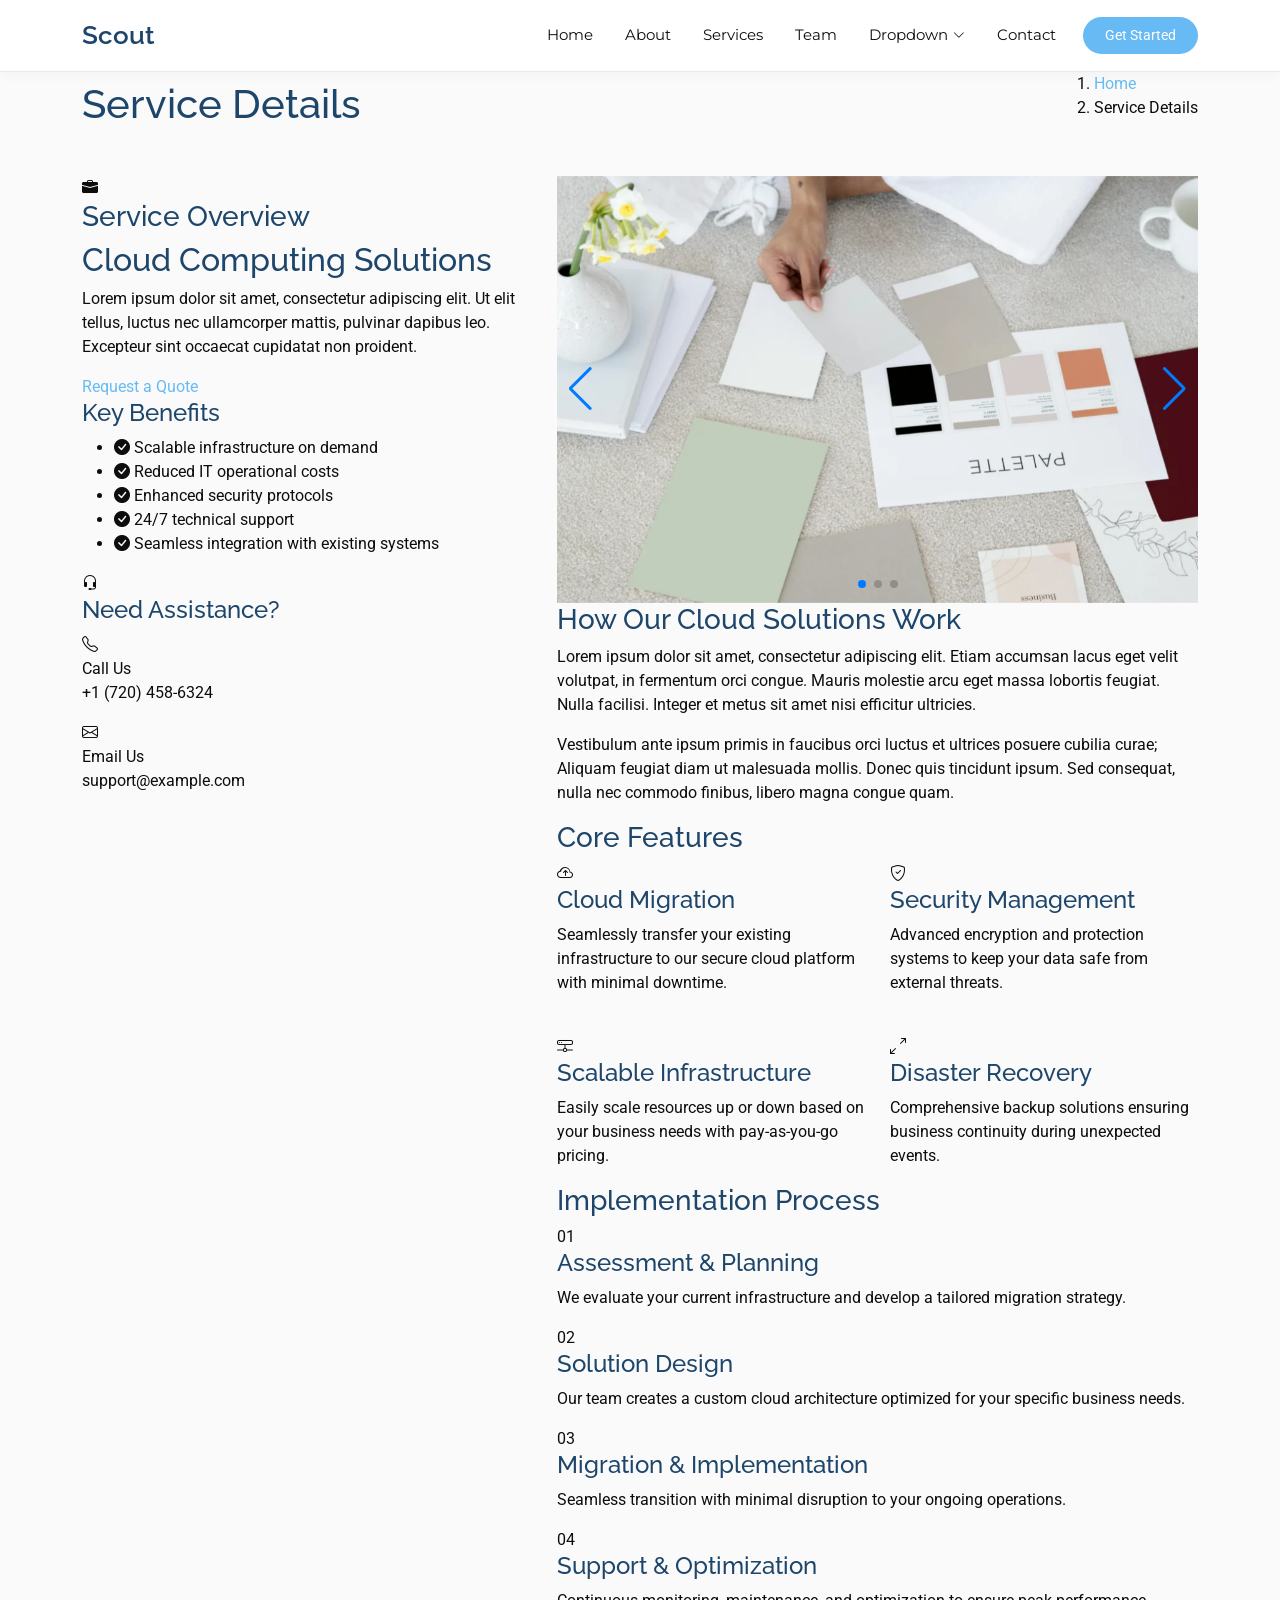
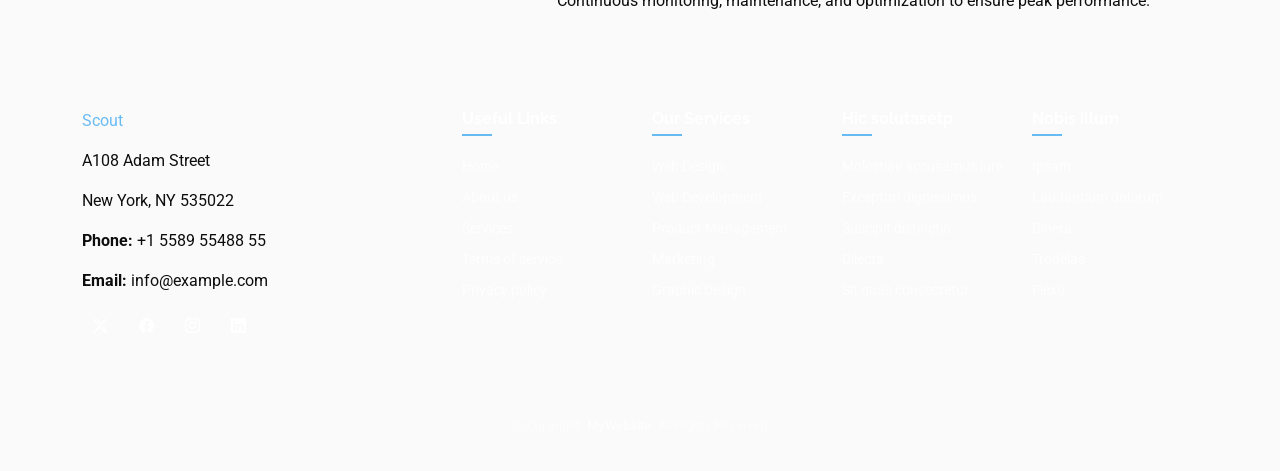
<file: service-details.html>
<!DOCTYPE html>
<html lang="en">

<head>
  <meta charset="utf-8">
  <meta content="width=device-width, initial-scale=1.0" name="viewport">
  <title>Service Details - Scout Bootstrap Template</title>
  <meta name="description" content="">
  <meta name="keywords" content="">

  <!-- Favicons -->
  <link href="assets/img/favicon.png" rel="icon">
  <link href="assets/img/apple-touch-icon.png" rel="apple-touch-icon">

  <!-- Fonts -->
  <link href="https://fonts.googleapis.com" rel="preconnect">
  <link href="https://fonts.gstatic.com" rel="preconnect" crossorigin>
  <link href="https://fonts.googleapis.com/css2?family=Roboto:ital,wght@0,100;0,300;0,400;0,500;0,700;0,900;1,100;1,300;1,400;1,500;1,700;1,900&family=Montserrat:ital,wght@0,100;0,200;0,300;0,400;0,500;0,600;0,700;0,800;0,900;1,100;1,200;1,300;1,400;1,500;1,600;1,700;1,800;1,900&family=Raleway:ital,wght@0,100;0,200;0,300;0,400;0,500;0,600;0,700;0,800;0,900;1,100;1,200;1,300;1,400;1,500;1,600;1,700;1,800;1,900&display=swap" rel="stylesheet">

  <!-- Vendor CSS Files -->
  <link href="assets/vendor/bootstrap/css/bootstrap.min.css" rel="stylesheet">
  <link href="assets/vendor/bootstrap-icons/bootstrap-icons.css" rel="stylesheet">
  <link href="assets/vendor/aos/aos.css" rel="stylesheet">
  <link href="assets/vendor/swiper/swiper-bundle.min.css" rel="stylesheet">

  <!-- Main CSS File -->
  <link href="assets/css/main.css" rel="stylesheet">

  <!-- =======================================================
  * Template Name: Scout
  * Template URL: https://bootstrapmade.com/scout-bootstrap-multipurpose-template/
  * Updated: May 05 2025 with Bootstrap v5.3.5
  * Author: BootstrapMade.com
  * License: https://bootstrapmade.com/license/
  ======================================================== -->
</head>

<body class="service-details-page">

  <header id="header" class="header d-flex align-items-center sticky-top">
    <div class="container-fluid container-xl position-relative d-flex align-items-center">

      <a href="index.html" class="logo d-flex align-items-center me-auto">
        <!-- Uncomment the line below if you also wish to use an image logo -->
        <!-- <img src="assets/img/logo.webp" alt=""> -->
        <h1 class="sitename">Scout</h1>
      </a>

      <nav id="navmenu" class="navmenu">
        <ul>
          <li><a href="#hero">Home</a></li>
          <li><a href="#about">About</a></li>
          <li><a href="#services">Services</a></li>
          <li><a href="#team">Team</a></li>
          <li class="dropdown"><a href="#"><span>Dropdown</span> <i class="bi bi-chevron-down toggle-dropdown"></i></a>
            <ul>
              <li><a href="#">Dropdown 1</a></li>
              <li class="dropdown"><a href="#"><span>Deep Dropdown</span> <i class="bi bi-chevron-down toggle-dropdown"></i></a>
                <ul>
                  <li><a href="#">Deep Dropdown 1</a></li>
                  <li><a href="#">Deep Dropdown 2</a></li>
                  <li><a href="#">Deep Dropdown 3</a></li>
                  <li><a href="#">Deep Dropdown 4</a></li>
                  <li><a href="#">Deep Dropdown 5</a></li>
                </ul>
              </li>
              <li><a href="#">Dropdown 2</a></li>
              <li><a href="#">Dropdown 3</a></li>
              <li><a href="#">Dropdown 4</a></li>
            </ul>
          </li>
          <li><a href="#contact">Contact</a></li>
        </ul>
        <i class="mobile-nav-toggle d-xl-none bi bi-list"></i>
      </nav>

      <a class="btn-getstarted" href="index.html#about">Get Started</a>

    </div>
  </header>

  <main class="main">

    <!-- Page Title -->
    <div class="page-title light-background">
      <div class="container d-lg-flex justify-content-between align-items-center">
        <h1 class="mb-2 mb-lg-0">Service Details</h1>
        <nav class="breadcrumbs">
          <ol>
            <li><a href="index.html">Home</a></li>
            <li class="current">Service Details</li>
          </ol>
        </nav>
      </div>
    </div><!-- End Page Title -->

    <!-- Service Details Section -->
    <section id="service-details" class="service-details section">

      <div class="container" data-aos="fade-up" data-aos-delay="100">

        <div class="row gy-5">

          <div class="col-lg-5">
            <div class="service-sidebar">
              <div class="service-overview" data-aos="fade-up" data-aos-delay="100">
                <div class="overview-header">
                  <i class="bi bi-briefcase-fill"></i>
                  <h3>Service Overview</h3>
                </div>
                <div class="overview-content">
                  <h2>Cloud Computing Solutions</h2>
                  <p>Lorem ipsum dolor sit amet, consectetur adipiscing elit. Ut elit tellus, luctus nec ullamcorper mattis, pulvinar dapibus leo. Excepteur sint occaecat cupidatat non proident.</p>
                  <div class="cta-button">
                    <a href="#" class="btn-get-started">Request a Quote</a>
                  </div>
                </div>
              </div>

              <div class="key-benefits" data-aos="fade-up" data-aos-delay="200">
                <h4>Key Benefits</h4>
                <ul>
                  <li><i class="bi bi-check-circle-fill"></i> Scalable infrastructure on demand</li>
                  <li><i class="bi bi-check-circle-fill"></i> Reduced IT operational costs</li>
                  <li><i class="bi bi-check-circle-fill"></i> Enhanced security protocols</li>
                  <li><i class="bi bi-check-circle-fill"></i> 24/7 technical support</li>
                  <li><i class="bi bi-check-circle-fill"></i> Seamless integration with existing systems</li>
                </ul>
              </div>

              <div class="contact-card" data-aos="fade-up" data-aos-delay="300">
                <div class="contact-header">
                  <i class="bi bi-headset"></i>
                  <h4>Need Assistance?</h4>
                </div>
                <div class="contact-info">
                  <div class="info-row">
                    <i class="bi bi-telephone"></i>
                    <div>
                      <span>Call Us</span>
                      <p>+1 (720) 458-6324</p>
                    </div>
                  </div>
                  <div class="info-row">
                    <i class="bi bi-envelope"></i>
                    <div>
                      <span>Email Us</span>
                      <p>support@example.com</p>
                    </div>
                  </div>
                </div>
              </div>
            </div>
          </div>

          <div class="col-lg-7">
            <div class="service-content">
              <div class="image-gallery" data-aos="zoom-in" data-aos-delay="100">
                <div class="service-details-slider swiper init-swiper">
                  <script type="application/json" class="swiper-config">
                    {
                      "loop": true,
                      "speed": 800,
                      "autoplay": {
                        "delay": 5000
                      },
                      "slidesPerView": 1,
                      "effect": "fade",
                      "navigation": {
                        "nextEl": ".swiper-button-next",
                        "prevEl": ".swiper-button-prev"
                      },
                      "pagination": {
                        "el": ".swiper-pagination",
                        "type": "bullets",
                        "clickable": true
                      }
                    }
                  </script>
                  <div class="swiper-wrapper align-items-center">
                    <div class="swiper-slide">
                      <img src="assets/img/services/services-5.webp" alt="" class="img-fluid" loading="lazy">
                    </div>
                    <div class="swiper-slide">
                      <img src="assets/img/services/services-6.webp" alt="" class="img-fluid" loading="lazy">
                    </div>
                    <div class="swiper-slide">
                      <img src="assets/img/services/services-8.webp" alt="" class="img-fluid" loading="lazy">
                    </div>
                  </div>
                  <div class="swiper-pagination"></div>
                  <div class="swiper-button-next"></div>
                  <div class="swiper-button-prev"></div>
                </div>
              </div>

              <div class="details-content" data-aos="fade-up" data-aos-delay="200">
                <div class="section-header">
                  <h3>How Our Cloud Solutions Work</h3>
                  <div class="divider"></div>
                </div>
                <p>
                  Lorem ipsum dolor sit amet, consectetur adipiscing elit. Etiam accumsan lacus eget velit volutpat, in fermentum orci congue. Mauris molestie arcu eget massa lobortis feugiat. Nulla facilisi. Integer et metus sit amet nisi efficitur ultricies.
                </p>
                <p>
                  Vestibulum ante ipsum primis in faucibus orci luctus et ultrices posuere cubilia curae; Aliquam feugiat diam ut malesuada mollis. Donec quis tincidunt ipsum. Sed consequat, nulla nec commodo finibus, libero magna congue quam.
                </p>
              </div>

              <div class="service-features" data-aos="fade-up" data-aos-delay="300">
                <div class="section-header">
                  <h3>Core Features</h3>
                  <div class="divider"></div>
                </div>
                <div class="row g-4">
                  <div class="col-md-6">
                    <div class="feature-card">
                      <div class="icon-wrapper">
                        <i class="bi bi-cloud-arrow-up"></i>
                      </div>
                      <h4>Cloud Migration</h4>
                      <p>Seamlessly transfer your existing infrastructure to our secure cloud platform with minimal downtime.</p>
                    </div>
                  </div>
                  <div class="col-md-6">
                    <div class="feature-card">
                      <div class="icon-wrapper">
                        <i class="bi bi-shield-check"></i>
                      </div>
                      <h4>Security Management</h4>
                      <p>Advanced encryption and protection systems to keep your data safe from external threats.</p>
                    </div>
                  </div>
                  <div class="col-md-6">
                    <div class="feature-card">
                      <div class="icon-wrapper">
                        <i class="bi bi-hdd-network"></i>
                      </div>
                      <h4>Scalable Infrastructure</h4>
                      <p>Easily scale resources up or down based on your business needs with pay-as-you-go pricing.</p>
                    </div>
                  </div>
                  <div class="col-md-6">
                    <div class="feature-card">
                      <div class="icon-wrapper">
                        <i class="bi bi-arrows-angle-expand"></i>
                      </div>
                      <h4>Disaster Recovery</h4>
                      <p>Comprehensive backup solutions ensuring business continuity during unexpected events.</p>
                    </div>
                  </div>
                </div>
              </div>

              <div class="implementation-steps" data-aos="fade-up" data-aos-delay="400">
                <div class="section-header">
                  <h3>Implementation Process</h3>
                  <div class="divider"></div>
                </div>
                <div class="step-container">
                  <div class="step">
                    <span class="step-number">01</span>
                    <div class="step-content">
                      <h4>Assessment &amp; Planning</h4>
                      <p>We evaluate your current infrastructure and develop a tailored migration strategy.</p>
                    </div>
                  </div>
                  <div class="step">
                    <span class="step-number">02</span>
                    <div class="step-content">
                      <h4>Solution Design</h4>
                      <p>Our team creates a custom cloud architecture optimized for your specific business needs.</p>
                    </div>
                  </div>
                  <div class="step">
                    <span class="step-number">03</span>
                    <div class="step-content">
                      <h4>Migration &amp; Implementation</h4>
                      <p>Seamless transition with minimal disruption to your ongoing operations.</p>
                    </div>
                  </div>
                  <div class="step">
                    <span class="step-number">04</span>
                    <div class="step-content">
                      <h4>Support &amp; Optimization</h4>
                      <p>Continuous monitoring, maintenance, and optimization to ensure peak performance.</p>
                    </div>
                  </div>
                </div>
              </div>
            </div>
          </div>

        </div>

      </div>

    </section><!-- /Service Details Section -->

  </main>

  <footer id="footer" class="footer position-relative light-background">

    <div class="container footer-top">
      <div class="row gy-4">
        <div class="col-lg-4 col-md-6 footer-about">
          <a href="index.html" class="logo d-flex align-items-center">
            <span class="sitename">Scout</span>
          </a>
          <div class="footer-contact pt-3">
            <p>A108 Adam Street</p>
            <p>New York, NY 535022</p>
            <p class="mt-3"><strong>Phone:</strong> <span>+1 5589 55488 55</span></p>
            <p><strong>Email:</strong> <span>info@example.com</span></p>
          </div>
          <div class="social-links d-flex mt-4">
            <a href=""><i class="bi bi-twitter-x"></i></a>
            <a href=""><i class="bi bi-facebook"></i></a>
            <a href=""><i class="bi bi-instagram"></i></a>
            <a href=""><i class="bi bi-linkedin"></i></a>
          </div>
        </div>

        <div class="col-lg-2 col-md-3 footer-links">
          <h4>Useful Links</h4>
          <ul>
            <li><a href="#">Home</a></li>
            <li><a href="#">About us</a></li>
            <li><a href="#">Services</a></li>
            <li><a href="#">Terms of service</a></li>
            <li><a href="#">Privacy policy</a></li>
          </ul>
        </div>

        <div class="col-lg-2 col-md-3 footer-links">
          <h4>Our Services</h4>
          <ul>
            <li><a href="#">Web Design</a></li>
            <li><a href="#">Web Development</a></li>
            <li><a href="#">Product Management</a></li>
            <li><a href="#">Marketing</a></li>
            <li><a href="#">Graphic Design</a></li>
          </ul>
        </div>

        <div class="col-lg-2 col-md-3 footer-links">
          <h4>Hic solutasetp</h4>
          <ul>
            <li><a href="#">Molestiae accusamus iure</a></li>
            <li><a href="#">Excepturi dignissimos</a></li>
            <li><a href="#">Suscipit distinctio</a></li>
            <li><a href="#">Dilecta</a></li>
            <li><a href="#">Sit quas consectetur</a></li>
          </ul>
        </div>

        <div class="col-lg-2 col-md-3 footer-links">
          <h4>Nobis illum</h4>
          <ul>
            <li><a href="#">Ipsam</a></li>
            <li><a href="#">Laudantium dolorum</a></li>
            <li><a href="#">Dinera</a></li>
            <li><a href="#">Trodelas</a></li>
            <li><a href="#">Flexo</a></li>
          </ul>
        </div>

      </div>
    </div>

    <div class="container copyright text-center mt-4">
      <p>© <span>Copyright</span> <strong class="px-1 sitename">MyWebsite</strong> <span>All Rights Reserved</span></p>
      <div class="credits">
        <!-- All the links in the footer should remain intact. -->
        <!-- You can delete the links only if you've purchased the pro version. -->
        <!-- Licensing information: https://bootstrapmade.com/license/ -->
        <!-- Purchase the pro version with working PHP/AJAX contact form: [buy-url] -->
        Designed by <a href="https://bootstrapmade.com/">BootstrapMade</a> | <a href="https://bootstrapmade.com/tools/">DevTools</a>
      </div>
    </div>

  </footer>

  <!-- Scroll Top -->
  <a href="#" id="scroll-top" class="scroll-top d-flex align-items-center justify-content-center"><i class="bi bi-arrow-up-short"></i></a>

  <!-- Vendor JS Files -->
  <script src="assets/vendor/bootstrap/js/bootstrap.bundle.min.js"></script>
  <script src="assets/vendor/php-email-form/validate.js"></script>
  <script src="assets/vendor/aos/aos.js"></script>
  <script src="assets/vendor/purecounter/purecounter_vanilla.js"></script>
  <script src="assets/vendor/swiper/swiper-bundle.min.js"></script>

  <!-- Main JS File -->
  <script src="assets/js/main.js"></script>

</body>

</html>
</file>
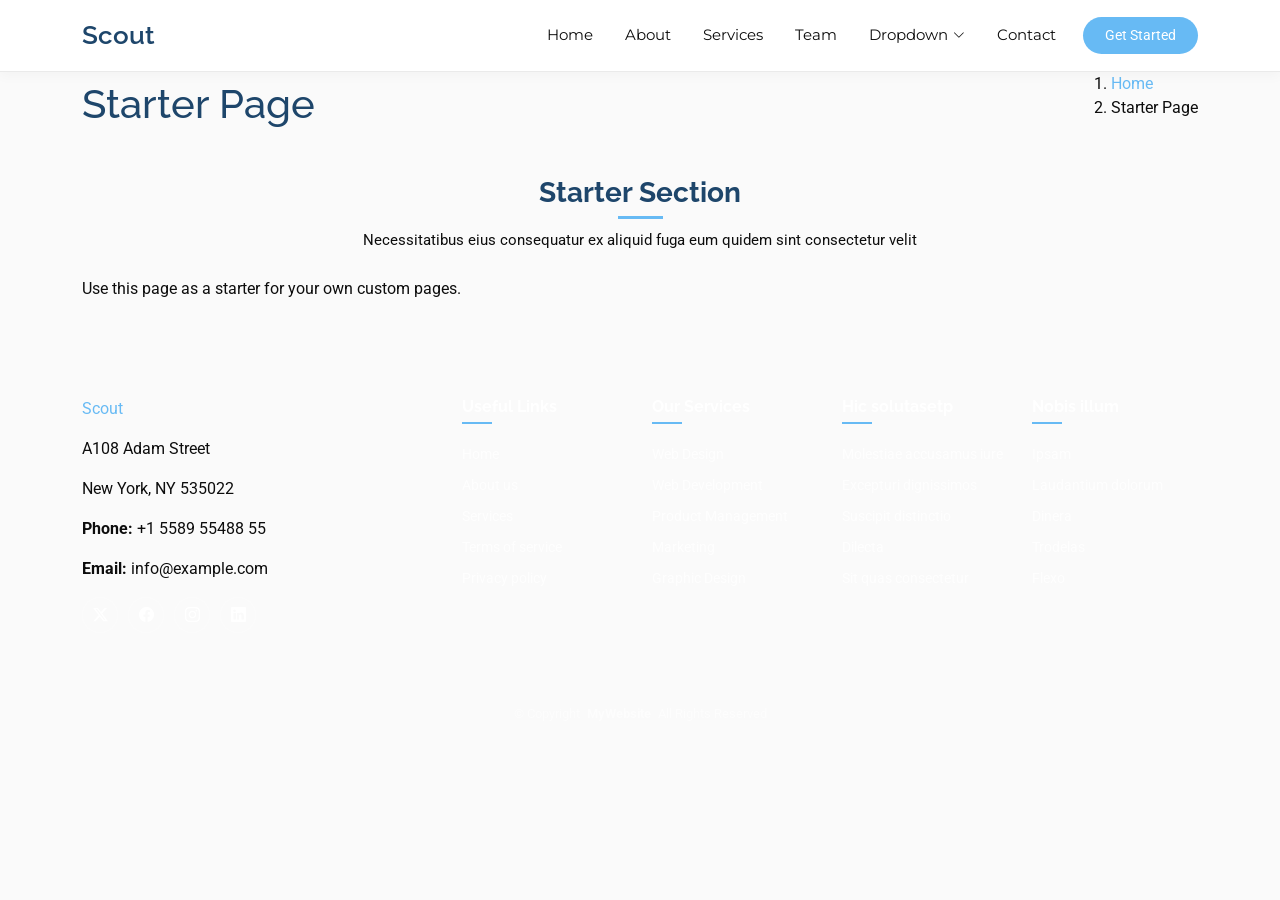
<file: starter-page.html>
<!DOCTYPE html>
<html lang="en">

<head>
  <meta charset="utf-8">
  <meta content="width=device-width, initial-scale=1.0" name="viewport">
  <title>Starter Page - Scout Bootstrap Template</title>
  <meta name="description" content="">
  <meta name="keywords" content="">

  <!-- Favicons -->
  <link href="assets/img/favicon.png" rel="icon">
  <link href="assets/img/apple-touch-icon.png" rel="apple-touch-icon">

  <!-- Fonts -->
  <link href="https://fonts.googleapis.com" rel="preconnect">
  <link href="https://fonts.gstatic.com" rel="preconnect" crossorigin>
  <link href="https://fonts.googleapis.com/css2?family=Roboto:ital,wght@0,100;0,300;0,400;0,500;0,700;0,900;1,100;1,300;1,400;1,500;1,700;1,900&family=Montserrat:ital,wght@0,100;0,200;0,300;0,400;0,500;0,600;0,700;0,800;0,900;1,100;1,200;1,300;1,400;1,500;1,600;1,700;1,800;1,900&family=Raleway:ital,wght@0,100;0,200;0,300;0,400;0,500;0,600;0,700;0,800;0,900;1,100;1,200;1,300;1,400;1,500;1,600;1,700;1,800;1,900&display=swap" rel="stylesheet">

  <!-- Vendor CSS Files -->
  <link href="assets/vendor/bootstrap/css/bootstrap.min.css" rel="stylesheet">
  <link href="assets/vendor/bootstrap-icons/bootstrap-icons.css" rel="stylesheet">
  <link href="assets/vendor/aos/aos.css" rel="stylesheet">
  <link href="assets/vendor/swiper/swiper-bundle.min.css" rel="stylesheet">

  <!-- Main CSS File -->
  <link href="assets/css/main.css" rel="stylesheet">

  <!-- =======================================================
  * Template Name: Scout
  * Template URL: https://bootstrapmade.com/scout-bootstrap-multipurpose-template/
  * Updated: May 05 2025 with Bootstrap v5.3.5
  * Author: BootstrapMade.com
  * License: https://bootstrapmade.com/license/
  ======================================================== -->
</head>

<body class="starter-page-page">

  <header id="header" class="header d-flex align-items-center sticky-top">
    <div class="container-fluid container-xl position-relative d-flex align-items-center">

      <a href="index.html" class="logo d-flex align-items-center me-auto">
        <!-- Uncomment the line below if you also wish to use an image logo -->
        <!-- <img src="assets/img/logo.webp" alt=""> -->
        <h1 class="sitename">Scout</h1>
      </a>

      <nav id="navmenu" class="navmenu">
        <ul>
          <li><a href="#hero">Home</a></li>
          <li><a href="#about">About</a></li>
          <li><a href="#services">Services</a></li>
          <li><a href="#team">Team</a></li>
          <li class="dropdown"><a href="#"><span>Dropdown</span> <i class="bi bi-chevron-down toggle-dropdown"></i></a>
            <ul>
              <li><a href="#">Dropdown 1</a></li>
              <li class="dropdown"><a href="#"><span>Deep Dropdown</span> <i class="bi bi-chevron-down toggle-dropdown"></i></a>
                <ul>
                  <li><a href="#">Deep Dropdown 1</a></li>
                  <li><a href="#">Deep Dropdown 2</a></li>
                  <li><a href="#">Deep Dropdown 3</a></li>
                  <li><a href="#">Deep Dropdown 4</a></li>
                  <li><a href="#">Deep Dropdown 5</a></li>
                </ul>
              </li>
              <li><a href="#">Dropdown 2</a></li>
              <li><a href="#">Dropdown 3</a></li>
              <li><a href="#">Dropdown 4</a></li>
            </ul>
          </li>
          <li><a href="#contact">Contact</a></li>
        </ul>
        <i class="mobile-nav-toggle d-xl-none bi bi-list"></i>
      </nav>

      <a class="btn-getstarted" href="index.html#about">Get Started</a>

    </div>
  </header>

  <main class="main">

    <!-- Page Title -->
    <div class="page-title light-background">
      <div class="container d-lg-flex justify-content-between align-items-center">
        <h1 class="mb-2 mb-lg-0">Starter Page</h1>
        <nav class="breadcrumbs">
          <ol>
            <li><a href="index.html">Home</a></li>
            <li class="current">Starter Page</li>
          </ol>
        </nav>
      </div>
    </div><!-- End Page Title -->

    <!-- Starter Section Section -->
    <section id="starter-section" class="starter-section section">

      <!-- Section Title -->
      <div class="container section-title" data-aos="fade-up">
        <h2>Starter Section</h2>
        <p>Necessitatibus eius consequatur ex aliquid fuga eum quidem sint consectetur velit</p>
      </div><!-- End Section Title -->

      <div class="container" data-aos="fade-up">
        <p>Use this page as a starter for your own custom pages.</p>
      </div>

    </section><!-- /Starter Section Section -->

  </main>

  <footer id="footer" class="footer position-relative light-background">

    <div class="container footer-top">
      <div class="row gy-4">
        <div class="col-lg-4 col-md-6 footer-about">
          <a href="index.html" class="logo d-flex align-items-center">
            <span class="sitename">Scout</span>
          </a>
          <div class="footer-contact pt-3">
            <p>A108 Adam Street</p>
            <p>New York, NY 535022</p>
            <p class="mt-3"><strong>Phone:</strong> <span>+1 5589 55488 55</span></p>
            <p><strong>Email:</strong> <span>info@example.com</span></p>
          </div>
          <div class="social-links d-flex mt-4">
            <a href=""><i class="bi bi-twitter-x"></i></a>
            <a href=""><i class="bi bi-facebook"></i></a>
            <a href=""><i class="bi bi-instagram"></i></a>
            <a href=""><i class="bi bi-linkedin"></i></a>
          </div>
        </div>

        <div class="col-lg-2 col-md-3 footer-links">
          <h4>Useful Links</h4>
          <ul>
            <li><a href="#">Home</a></li>
            <li><a href="#">About us</a></li>
            <li><a href="#">Services</a></li>
            <li><a href="#">Terms of service</a></li>
            <li><a href="#">Privacy policy</a></li>
          </ul>
        </div>

        <div class="col-lg-2 col-md-3 footer-links">
          <h4>Our Services</h4>
          <ul>
            <li><a href="#">Web Design</a></li>
            <li><a href="#">Web Development</a></li>
            <li><a href="#">Product Management</a></li>
            <li><a href="#">Marketing</a></li>
            <li><a href="#">Graphic Design</a></li>
          </ul>
        </div>

        <div class="col-lg-2 col-md-3 footer-links">
          <h4>Hic solutasetp</h4>
          <ul>
            <li><a href="#">Molestiae accusamus iure</a></li>
            <li><a href="#">Excepturi dignissimos</a></li>
            <li><a href="#">Suscipit distinctio</a></li>
            <li><a href="#">Dilecta</a></li>
            <li><a href="#">Sit quas consectetur</a></li>
          </ul>
        </div>

        <div class="col-lg-2 col-md-3 footer-links">
          <h4>Nobis illum</h4>
          <ul>
            <li><a href="#">Ipsam</a></li>
            <li><a href="#">Laudantium dolorum</a></li>
            <li><a href="#">Dinera</a></li>
            <li><a href="#">Trodelas</a></li>
            <li><a href="#">Flexo</a></li>
          </ul>
        </div>

      </div>
    </div>

    <div class="container copyright text-center mt-4">
      <p>© <span>Copyright</span> <strong class="px-1 sitename">MyWebsite</strong> <span>All Rights Reserved</span></p>
      <div class="credits">
        <!-- All the links in the footer should remain intact. -->
        <!-- You can delete the links only if you've purchased the pro version. -->
        <!-- Licensing information: https://bootstrapmade.com/license/ -->
        <!-- Purchase the pro version with working PHP/AJAX contact form: [buy-url] -->
        Designed by <a href="https://bootstrapmade.com/">BootstrapMade</a> | <a href="https://bootstrapmade.com/tools/">DevTools</a>
      </div>
    </div>

  </footer>

  <!-- Scroll Top -->
  <a href="#" id="scroll-top" class="scroll-top d-flex align-items-center justify-content-center"><i class="bi bi-arrow-up-short"></i></a>

  <!-- Vendor JS Files -->
  <script src="assets/vendor/bootstrap/js/bootstrap.bundle.min.js"></script>
  <script src="assets/vendor/php-email-form/validate.js"></script>
  <script src="assets/vendor/aos/aos.js"></script>
  <script src="assets/vendor/purecounter/purecounter_vanilla.js"></script>
  <script src="assets/vendor/swiper/swiper-bundle.min.js"></script>

  <!-- Main JS File -->
  <script src="assets/js/main.js"></script>

</body>

</html>
</file>
<file: assets/css/main.css>
/**
* Template Name: Scout
* Template URL: https://bootstrapmade.com/scout-bootstrap-multipurpose-template/
* Updated: May 05 2025 with Bootstrap v5.3.5
* Author: BootstrapMade.com
* License: https://bootstrapmade.com/license/
*/

/*--------------------------------------------------------------
# Font & Color Variables
# Help: https://bootstrapmade.com/color-system/
--------------------------------------------------------------*/
/* Fonts */
:root {
  --default-font: "Roboto",  system-ui, -apple-system, "Segoe UI", Roboto, "Helvetica Neue", Arial, "Noto Sans", "Liberation Sans", sans-serif, "Apple Color Emoji", "Segoe UI Emoji", "Segoe UI Symbol", "Noto Color Emoji";
  --heading-font: "Raleway",  sans-serif;
  --nav-font: "Montserrat",  sans-serif;
}

/* Global Colors */
:root { 
  --background-color: #FAFAFA; /* Soft White */
  --default-color: #0D0D0D; /* Jet Black */
  --heading-color: #1E466B; /* Bold Blue */
  --accent-color: #67BAF4; /* Light Blue sebagai aksen penarik perhatian */
  --surface-color: #ffffff; /* Warna permukaan kartu */
  --contrast-color: #ffffff; /* Warna teks di atas tombol aksen */
}

/* Nav Menu Colors */
:root {
  --nav-color: #0D0D0D;  
  --nav-hover-color: #67BAF4; 
  --nav-mobile-background-color: #FAFAFA; 
  --nav-dropdown-background-color: #ffffff; 
  --nav-dropdown-color: #0D0D0D; 
  --nav-dropdown-hover-color: #67BAF4; 
}

/* Color Presets */
.light-background {
  --background-color: #f8f5f4;
  --surface-color: #ffffff;
}

.dark-background {
  --background-color: #060606;
  --default-color: #ffffff;
  --heading-color: #ffffff;
  --surface-color: #343333;
  --contrast-color: #ffffff;
}

/* Smooth scroll */
:root {
  scroll-behavior: smooth;
}

/*--------------------------------------------------------------
# General Styling & Shared Classes
--------------------------------------------------------------*/
body {
  color: var(--default-color);
  background-color: var(--background-color);
  font-family: var(--default-font);
}

a {
  color: var(--accent-color);
  text-decoration: none;
  transition: 0.3s;
}

a:hover {
  color: color-mix(in srgb, var(--accent-color), transparent 25%);
  text-decoration: none;
}

h1,
h2,
h3,
h4,
h5,
h6 {
  color: var(--heading-color);
  font-family: var(--heading-font);
}

/* Kelas Teks Rata Kanan-Kiri (Justify) */
.text-justify {
  text-align: justify;
}

/* PHP Email Form Messages */
.php-email-form .error-message {
  display: none;
  background: #df1529;
  color: #ffffff;
  text-align: left;
  padding: 15px;
  margin-bottom: 24px;
  font-weight: 600;
}

.php-email-form .sent-message {
  display: none;
  color: #ffffff;
  background: #059652;
  text-align: center;
  padding: 15px;
  margin-bottom: 24px;
  font-weight: 600;
}

.php-email-form .loading {
  display: none;
  background: var(--surface-color);
  text-align: center;
  padding: 15px;
  margin-bottom: 24px;
}

.php-email-form .loading:before {
  content: "";
  display: inline-block;
  border-radius: 50%;
  width: 24px;
  height: 24px;
  margin: 0 10px -6px 0;
  border: 3px solid var(--accent-color);
  border-top-color: var(--surface-color);
  animation: php-email-form-loading 1s linear infinite;
}

@keyframes php-email-form-loading {
  0% {
    transform: rotate(0deg);
  }

  100% {
    transform: rotate(360deg);
  }
}

/*--------------------------------------------------------------
# Global Header & Navbar Putih yang Proporsional
--------------------------------------------------------------*/
.header {
  color: var(--default-color);
  background-color: #ffffff !important;
  padding: 12px 0 !important;
  transition: all 0.5s;
  z-index: 997;
  box-shadow: 0 4px 12px rgba(0, 0, 0, 0.03);
  border-bottom: 1px solid #eaeaea;
}

.header .logo {
  line-height: 1;
}

.header .logo img {
  max-height: 42px !important;
  width: auto;
  object-fit: contain;
  margin-right: 8px;
}

.header .logo h1 {
  font-size: 26px;
  margin: 0;
  font-weight: 600;
  color: var(--heading-color);
}

.header .btn-getstarted,
.header .btn-getstarted:focus {
  color: var(--contrast-color);
  background: var(--accent-color);
  font-size: 14px;
  padding: 8px 22px;
  margin: 0 0 0 25px;
  border-radius: 50px;
  transition: 0.3s;
}

.header .btn-getstarted:hover,
.header .btn-getstarted:focus:hover {
  color: var(--contrast-color);
  background: color-mix(in srgb, var(--accent-color), transparent 15%);
}

@media (max-width: 1200px) {
  .header .logo {
    order: 1;
  }

  .header .btn-getstarted {
    order: 2;
    margin: 0 10px 0 auto;
    padding: 5px 12px;
    font-size: 12px;
    white-space: nowrap;
  }

  .header .navmenu {
    order: 3;
  }
}

@media (max-width: 576px) {
  .header .btn-getstarted {
    padding: 4px 10px !important;
    font-size: 11px !important;
    margin-right: 8px !important;
  }
  .header .logo img {
    max-height: 35px !important;
  }
}

/* Global Header on Scroll */
.scrolled .header {
  background-color: #ffffff !important;
  border-bottom: 1px solid #eaeaea;
}

/*--------------------------------------------------------------
# Navigation Menu
--------------------------------------------------------------*/
/* Desktop Navigation */
@media (min-width: 1200px) {
  .navmenu {
    padding: 0;
  }

  .navmenu ul {
    margin: 0;
    padding: 0;
    display: flex;
    list-style: none;
    align-items: center;
  }

  .navmenu li {
    position: relative;
  }

  .navmenu>ul>li {
    white-space: nowrap;
    padding: 12px 14px;
  }

  .navmenu>ul>li:last-child {
    padding-right: 0;
  }

  .navmenu a,
  .navmenu a:focus {
    color: var(--nav-color);
    font-size: 15px;
    padding: 0 2px;
    font-family: var(--nav-font);
    font-weight: 400;
    display: flex;
    align-items: center;
    justify-content: space-between;
    white-space: nowrap;
    transition: 0.3s;
    position: relative;
  }

  .navmenu a i,
  .navmenu a:focus i {
    font-size: 12px;
    line-height: 0;
    margin-left: 5px;
    transition: 0.3s;
  }

  .navmenu>ul>li>a:before {
    content: "";
    position: absolute;
    width: 100%;
    height: 2px;
    bottom: -6px;
    left: 0;
    background-color: var(--accent-color);
    visibility: hidden;
    width: 0px;
    transition: all 0.3s ease-in-out 0s;
  }

  .navmenu a:hover:before,
  .navmenu li:hover>a:before,
  .navmenu .active:before {
    visibility: visible;
    width: 100%;
  }

  .navmenu li:hover>a,
  .navmenu .active,
  .navmenu .active:focus {
    color: var(--nav-hover-color);
  }

  .navmenu .dropdown ul {
    margin: 0;
    padding: 10px 0;
    background: var(--nav-dropdown-background-color);
    display: block;
    position: absolute;
    visibility: hidden;
    left: 14px;
    top: 130%;
    opacity: 0;
    transition: 0.3s;
    border-radius: 4px;
    z-index: 99;
    box-shadow: 0px 0px 30px rgba(0, 0, 0, 0.1);
  }

  .navmenu .dropdown ul li {
    min-width: 200px;
  }

  .navmenu .dropdown ul a {
    padding: 10px 20px;
    font-size: 15px;
    text-transform: none;
    color: var(--nav-dropdown-color);
  }

  .navmenu .dropdown ul a i {
    font-size: 12px;
  }

  .navmenu .dropdown ul a:hover,
  .navmenu .dropdown ul .active:hover,
  .navmenu .dropdown ul li:hover>a {
    color: var(--nav-dropdown-hover-color);
  }

  .navmenu .dropdown:hover>ul {
    opacity: 1;
    top: 100%;
    visibility: visible;
  }

  .navmenu .dropdown .dropdown ul {
    top: 0;
    left: -90%;
    visibility: hidden;
  }

  .navmenu .dropdown .dropdown:hover>ul {
    opacity: 1;
    top: 0;
    left: -100%;
    visibility: visible;
  }
}

/* Mobile Navigation */
@media (max-width: 1199px) {
  .mobile-nav-toggle {
    color: var(--nav-color);
    font-size: 28px;
    line-height: 0;
    margin-right: 10px;
    cursor: pointer;
    transition: color 0.3s;
  }

  .navmenu {
    padding: 0;
    z-index: 9997;
  }

  .navmenu ul {
    display: none;
    list-style: none;
    position: absolute;
    inset: 60px 20px 20px 20px;
    padding: 10px 0;
    margin: 0;
    border-radius: 6px;
    background-color: var(--nav-mobile-background-color);
    border: 1px solid color-mix(in srgb, var(--default-color), transparent 90%);
    box-shadow: none;
    overflow-y: auto;
    transition: 0.3s;
    z-index: 9998;
  }

  .navmenu a,
  .navmenu a:focus {
    color: var(--nav-dropdown-color);
    padding: 10px 20px;
    font-family: var(--nav-font);
    font-size: 17px;
    font-weight: 500;
    display: flex;
    align-items: center;
    justify-content: space-between;
    white-space: nowrap;
    transition: 0.3s;
  }

  .navmenu a i,
  .navmenu a:focus i {
    font-size: 12px;
    line-height: 0;
    margin-left: 5px;
    width: 30px;
    height: 30px;
    display: flex;
    align-items: center;
    justify-content: center;
    border-radius: 50%;
    transition: 0.3s;
    background-color: color-mix(in srgb, var(--accent-color), transparent 90%);
  }

  .navmenu a i:hover,
  .navmenu a:focus i:hover {
    background-color: var(--accent-color);
    color: var(--contrast-color);
  }

  .navmenu a:hover,
  .navmenu .active,
  .navmenu .active:focus {
    color: var(--nav-dropdown-hover-color);
  }

  .navmenu .active i,
  .navmenu .active:focus i {
    background-color: var(--accent-color);
    color: var(--contrast-color);
    transform: rotate(180deg);
  }

  .navmenu .dropdown ul {
    position: static;
    display: none;
    z-index: 99;
    padding: 10px 0;
    margin: 10px 20px;
    background-color: var(--nav-dropdown-background-color);
    transition: all 0.5s ease-in-out;
  }

  .navmenu .dropdown ul ul {
    background-color: rgba(33, 37, 41, 0.1);
  }

  .navmenu .dropdown>.dropdown-active {
    display: block;
    background-color: rgba(33, 37, 41, 0.03);
  }

  .mobile-nav-active {
    overflow: hidden;
  }

  .mobile-nav-active .mobile-nav-toggle {
    color: #fff;
    position: absolute;
    font-size: 32px;
    top: 15px;
    right: 15px;
    margin-right: 0;
    z-index: 9999;
  }

  .mobile-nav-active .navmenu {
    position: fixed;
    overflow: hidden;
    inset: 0;
    background: rgba(33, 37, 41, 0.8);
    transition: 0.3s;
  }

  .mobile-nav-active .navmenu>ul {
    display: block;
  }
}

/*--------------------------------------------------------------
# Disable aos animation delay on mobile devices
--------------------------------------------------------------*/
@media screen and (max-width: 768px) {
  [data-aos-delay] {
    transition-delay: 0 !important;
  }
}

/*--------------------------------------------------------------
# Global Sections (Scroll Margin pas di bawah navbar)
--------------------------------------------------------------*/
section,
.section {
  color: var(--default-color);
  background-color: var(--background-color);
  padding: 40px 0;
  scroll-margin-top: 80px;
  overflow: clip;
}

@media (max-width: 1199px) {
  section,
  .section {
    scroll-margin-top: 65px;
    padding: 25px 0;
  }
}

/*--------------------------------------------------------------
# Global Section Titles
--------------------------------------------------------------*/
.section-title {
  text-align: center;
  padding-bottom: 25px;
  position: relative;
}

.section-title h2 {
  font-size: 28px;
  font-weight: 700;
  margin-bottom: 10px;
  padding-bottom: 10px;
  position: relative;
}

.section-title h2:after {
  content: "";
  position: absolute;
  display: block;
  width: 45px;
  height: 3px;
  background: var(--accent-color);
  left: 0;
  right: 0;
  bottom: 0;
  margin: auto;
}

.section-title p {
  margin-bottom: 0;
  font-size: 0.95rem;
}

/*--------------------------------------------------------------
# Hero Section / Beranda
--------------------------------------------------------------*/
.hero {
  padding: 50px 0;
}

.hero .hero-content {
  margin-bottom: 2rem;
}

@media (min-width: 992px) {
  .hero .hero-content {
    margin-bottom: 0;
  }
}

.hero .hero-tag {
  display: inline-flex;
  align-items: center;
  background-color: color-mix(in srgb, var(--accent-color), transparent 90%);
  padding: 0.5rem 1rem;
  border-radius: 50px;
  margin-bottom: 1rem;
}

.hero .hero-tag i {
  color: var(--accent-color);
  margin-right: 0.5rem;
}

.hero .hero-tag span {
  color: var(--accent-color);
  font-weight: 600;
}

.hero h1 {
  font-size: 2.5rem;
  font-weight: 700;
  margin-bottom: 1rem;
}

.hero h1 .highlight {
  color: var(--accent-color);
}

@media (min-width: 992px) {
  .hero h1 {
    font-size: 3.5rem;
  }
}

.hero .lead {
  color: color-mix(in srgb, var(--default-color), transparent 25%);
  margin-bottom: 1.5rem;
}

.hero .hero-cta {
  display: flex;
  flex-wrap: wrap;
  gap: 1rem;
}

.hero .hero-cta .btn-primary {
  background-color: var(--accent-color);
  border-color: var(--accent-color);
  color: var(--contrast-color);
  padding: 0.75rem 1.5rem;
  font-weight: 600;
  transition: all 0.3s ease;
}

.hero .hero-cta .btn-primary:hover {
  background-color: color-mix(in srgb, var(--accent-color), black 10%);
  border-color: color-mix(in srgb, var(--accent-color), black 10%);
}

.hero .hero-cta .btn-link {
  color: var(--heading-color);
  font-weight: 600;
  text-decoration: none;
  display: inline-flex;
  align-items: center;
}

.hero .hero-cta .btn-link i {
  margin-right: 0.5rem;
}

.hero .hero-cta .btn-link:hover {
  color: var(--accent-color);
}

/*--------------------------------------------------------------
# About Section Base / Tentang
--------------------------------------------------------------*/
.about .section-heading {
  font-size: 2.5rem;
  color: var(--heading-color);
  margin-bottom: 1.5rem;
  position: relative;
  padding-bottom: 1rem;
  font-weight: 700;
}

.about .section-heading:after {
  content: "";
  position: absolute;
  width: 70px;
  height: 3px;
  background: var(--accent-color);
  bottom: 0;
  left: 50%;
  transform: translateX(-50%);
}

.about .lead {
  font-size: 1.2rem;
  color: color-mix(in srgb, var(--default-color), transparent 25%);
  margin-bottom: 2rem;
  max-width: 800px;
  margin-left: auto;
  margin-right: auto;
}

.about .feature-box {
  background: var(--surface-color);
  border-radius: 12px;
  padding: 2.5rem 1.5rem;
  text-align: center;
  height: 100%;
  box-shadow: 0 10px 30px rgba(0, 0, 0, 0.05);
  transition: all 0.3s ease;
  position: relative;
  overflow: hidden;
  z-index: 1;
}

.about .feature-box:before {
  content: "";
  position: absolute;
  bottom: 0;
  left: 0;
  width: 100%;
  height: 0;
  background: color-mix(in srgb, var(--accent-color), transparent 92%);
  z-index: -1;
  transition: height 0.5s cubic-bezier(0.65, 0, 0.35, 1);
  border-radius: 12px;
}

.about .feature-box:hover {
  transform: translateY(-10px);
  box-shadow: none;
}

.about .feature-box:hover:before {
  height: 100%;
}

.about .feature-box:hover .icon-container {
  background: var(--accent-color);
  color: var(--contrast-color);
}

.about .feature-box .icon-container {
  width: 70px;
  height: 70px;
  border-radius: 50%;
  background: color-mix(in srgb, var(--accent-color), transparent 90%);
  color: var(--accent-color);
  display: flex;
  align-items: center;
  justify-content: center;
  margin: 0 auto 1.5rem;
  font-size: 1.8rem;
  transition: all 0.3s ease;
  box-shadow: 0 5px 15px color-mix(in srgb, var(--accent-color), transparent 85%);
}

.about .feature-box h4 {
  font-size: 1.3rem;
  font-weight: 600;
  margin-bottom: 1rem;
  color: var(--heading-color);
}

.about .feature-box p {
  color: color-mix(in srgb, var(--default-color), transparent 25%);
  font-size: 0.95rem;
  line-height: 1.6;
}

.about .about-content-box {
  padding: 2rem;
}

.about .about-content-box h3 {
  font-size: 2rem;
  color: var(--heading-color);
  margin-bottom: 1.5rem;
  font-weight: 700;
  line-height: 1.3;
}

.about .about-content-box p {
  color: color-mix(in srgb, var(--default-color), transparent 20%);
  margin-bottom: 1.5rem;
  line-height: 1.7;
}

/*--------------------------------------------------------------
# Services Section / Katalog Produk
--------------------------------------------------------------*/
.services {
  padding-top: 35px !important;
  padding-bottom: 35px !important;
}

.services .section-title {
  padding-bottom: 25px !important;
}

/*--------------------------------------------------------------
# Contact Section / Kontak
--------------------------------------------------------------*/
.contact {
  background-color: color-mix(in srgb, var(--background-color), #f5f8fd 30%);
  padding-top: 35px !important;
  padding-bottom: 35px !important;
}

.contact .section-title {
  padding-bottom: 25px !important;
}

.contact .container {
  max-width: 1200px;
}

.contact .contact-main-wrapper {
  position: relative;
  display: grid;
  grid-template-columns: 1fr;
  gap: 20px;
  align-items: stretch;
}

@media (min-width: 992px) {
  .contact .contact-main-wrapper {
    grid-template-columns: 45% 55%;
  }
}

.contact .map-wrapper {
  height: 280px;
  width: 100%;
  border-radius: 14px;
  overflow: hidden;
  box-shadow: 0 4px 15px rgba(0, 0, 0, 0.05);
}

@media (min-width: 992px) {
  .contact .map-wrapper {
    height: 100%;
    min-height: 380px !important;
    position: sticky;
    top: 85px;
  }
}

.contact .contact-content {
  display: flex;
  flex-direction: column;
  justify-content: space-between;
  gap: 15px;
}

.contact .contact-cards-container {
  display: grid;
  grid-template-columns: 1fr;
  gap: 14px;
}

@media (min-width: 576px) {
  .contact .contact-cards-container {
    grid-template-columns: repeat(2, 1fr);
  }
}

.contact .contact-card {
  background-color: var(--surface-color);
  padding: 18px 16px;
  border-radius: 12px;
  display: flex;
  align-items: flex-start;
  gap: 14px;
  box-shadow: 0 4px 15px rgba(0, 0, 0, 0.03);
  border: 1px solid rgba(0, 0, 0, 0.04);
  height: 100%;
  transition: transform 0.3s ease, box-shadow 0.3s ease;
}

.contact .contact-card:hover {
  transform: translateY(-3px);
  box-shadow: 0 8px 20px rgba(0, 0, 0, 0.06);
}

.contact .contact-card .icon-box {
  width: 42px;
  height: 42px;
  flex-shrink: 0;
  background-color: color-mix(in srgb, var(--accent-color), transparent 90%);
  border-radius: 10px;
  display: flex;
  justify-content: center;
  align-items: center;
}

.contact .contact-card .icon-box i {
  font-size: 18px;
  color: var(--accent-color);
}

.contact .contact-card .contact-text h4 {
  font-size: 15px;
  font-weight: 600;
  margin-bottom: 4px;
  color: var(--heading-color);
}

.contact .contact-card .contact-text p {
  font-size: 13px;
  line-height: 1.4;
  color: var(--default-color);
  margin-bottom: 0;
}

.social-contact-box {
  background-color: var(--surface-color);
  padding: 15px 18px;
  border-radius: 12px;
  box-shadow: 0 4px 15px rgba(0, 0, 0, 0.03);
  border: 1px solid rgba(0, 0, 0, 0.04);
}

/*--------------------------------------------------------------
# Custom Product Cards (Proporsional & Ramping)
--------------------------------------------------------------*/
.product-card {
  background: var(--surface-color);
  border-radius: 14px;
  padding: 18px 16px;
  box-shadow: 0 8px 25px rgba(0, 0, 0, 0.04);
  border: 1px solid rgba(0, 0, 0, 0.04);
  height: 100%;
  display: flex;
  flex-direction: column;
  transition: all 0.35s ease-in-out;
}

.product-card-header {
  display: flex;
  justify-content: space-between;
  align-items: flex-start;
  margin-bottom: 6px;
}

.product-card-header h3 {
  font-size: 1.3rem;
  font-weight: 700;
  color: var(--heading-color);
  margin: 0;
  transition: color 0.35s ease;
}

.product-card-header .product-step {
  font-size: 1.1rem;
  font-weight: 700;
  color: color-mix(in srgb, var(--heading-color), transparent 60%);
  transition: color 0.35s ease;
}

.product-card p {
  font-size: 0.83rem;
  line-height: 1.4;
  color: color-mix(in srgb, var(--default-color), transparent 20%);
  margin-bottom: 0;
  transition: color 0.35s ease;
}

.product-specs {
  background: color-mix(in srgb, var(--accent-color), transparent 90%);
  border-radius: 6px;
  padding: 5px 8px;
  margin-bottom: 6px;
  font-size: 0.78rem;
  color: var(--heading-color);
  font-weight: 600;
  display: flex;
  align-items: center;
  gap: 5px;
}

.product-card .btn-success {
  background-color: #198754;
  border-color: #198754;
  color: #ffffff;
  padding: 5px 10px;
  font-size: 0.85rem;
  transition: all 0.35s ease;
}

.product-card:hover {
  background-color: var(--accent-color);
  transform: translateY(-6px);
  box-shadow: 0 12px 30px rgba(0, 0, 0, 0.12);
}

.product-card:hover .product-card-header h3,
.product-card:hover .product-card-header .product-step,
.product-card:hover p,
.product-card:hover .product-specs {
  color: var(--contrast-color);
}

.product-card:hover .product-specs {
  background: rgba(255, 255, 255, 0.2);
}

.product-card:hover .product-footer .text-muted,
.product-card:hover .product-price {
  color: var(--contrast-color) !important;
}

.product-card:hover .product-photo {
  transform: scale(1.03);
}

.product-card:hover .btn-success {
  background-color: #ffffff;
  border-color: #ffffff;
  color: #198754;
  box-shadow: 0 4px 12px rgba(0, 0, 0, 0.1);
}

/*--------------------------------------------------------------
# Custom Hero Image & Stat Cards Adjustment (Responsif Desktop & Mobile)
--------------------------------------------------------------*/
.custom-hero-img-wrap {
  position: relative;
  display: flex;
  flex-direction: column;
  justify-content: center;
  align-items: center;
  padding: 10px 0;
}

.custom-hero-img-wrap .hero-image {
  width: 100%;
  height: 420px;
  object-fit: cover;
  border-radius: 12px;
  box-shadow: 0 15px 35px rgba(0, 0, 0, 0.3);
}

.stat-cards-mobile-wrapper {
  display: flex;
  gap: 15px;
  width: 100%;
  margin-top: 20px;
}

.custom-hero-img-wrap .custom-stat-top,
.custom-hero-img-wrap .custom-stat-bottom {
  flex: 1;
  background-color: var(--surface-color);
  padding: 12px 14px;
  border-radius: 10px;
  box-shadow: 0 8px 20px rgba(0, 0, 0, 0.2);
  z-index: 2;
}

.custom-hero-img-wrap .custom-stat-top .stat-value,
.custom-hero-img-wrap .custom-stat-bottom .stat-value {
  font-size: 1.4rem;
  font-weight: 700;
  color: var(--accent-color);
  margin-bottom: 0.2rem;
}

.custom-hero-img-wrap .custom-stat-top .stat-label,
.custom-hero-img-wrap .custom-stat-bottom .stat-label {
  font-size: 0.8rem;
  color: var(--heading-color);
  margin-bottom: 0.3rem;
}

.custom-hero-img-wrap .custom-stat-top .stat-icon,
.custom-hero-img-wrap .custom-stat-bottom .stat-icon {
  font-size: 1.1rem;
  color: color-mix(in srgb, var(--accent-color), transparent 50%);
}

@media (max-width: 768px) {
  .hero {
    padding: 30px 0 40px 0 !important;
  }
  
  .hero h1 {
    font-size: 1.9rem !important;
    line-height: 1.3 !important;
  }

  .hero .lead {
    font-size: 0.95rem !important;
  }

  .hero-cta {
    gap: 0.75rem !important;
    margin-bottom: 1.5rem !important;
  }

  .custom-hero-img-wrap {
    padding: 0 !important;
  }

  .custom-hero-img-wrap .hero-image {
    height: 240px !important;
  }

  .stat-cards-mobile-wrapper {
    display: grid !important;
    grid-template-columns: 1fr 1fr !important;
    gap: 10px !important;
    margin-top: 12px !important;
  }

  .custom-hero-img-wrap .custom-stat-top,
  .custom-hero-img-wrap .custom-stat-bottom {
    position: relative !important;
    top: auto !important;
    bottom: auto !important;
    left: auto !important;
    right: auto !important;
    margin: 0 !important;
    width: 100% !important;
    padding: 10px !important;
  }
}

/*--------------------------------------------------------------
# Perbaikan Ukuran Gambar Katalog Produk
--------------------------------------------------------------*/
.product-img-wrapper {
  height: 200px;
  display: flex;
  align-items: center;
  justify-content: center;
  overflow: hidden;
  padding: 2px;
}

.product-photo {
  max-height: 190px;
  width: auto;
  object-fit: contain;
  transition: transform 0.35s ease;
}

.product-small {
  transform: scale(1.18); 
}

.product-medium {
  transform: scale(1.42); 
}

.product-large {
  transform: scale(1.68); 
}

/*--------------------------------------------------------------
# Perbaikan Grid Gambar About & Struktur Organisasi (Proporsional & Pas Muat 1 Layar)
--------------------------------------------------------------*/
.about-image-grid {
  position: relative;
  display: flex;
  flex-direction: column;
  gap: 15px;
  width: 100%;
}

.about-image-grid .main-img-container {
  position: relative;
  width: 100%;
  border-radius: 12px;
  overflow: hidden;
  box-shadow: 0 8px 25px rgba(0, 0, 0, 0.12);
}

.about-image-grid .img-grid-main {
  width: 100%;
  height: 260px;
  object-fit: cover;
  display: block;
}

.about-image-grid .experience-badge {
  position: absolute;
  bottom: -1px;
  right: -2px;
  background: var(--accent-color);
  color: #ffffff;
  padding: 8px 16px;
  border-top-left-radius: 10px;
  border-bottom-right-radius: 12px;
  display: flex;
  align-items: center;
  gap: 6px;
  z-index: 5;
}

.about-image-grid .experience-badge .years {
  font-size: 11px;
  font-weight: 600;
  letter-spacing: 1px;
  opacity: 0.9;
  line-height: 1;
}

.about-image-grid .experience-badge .text {
  font-size: 15px;
  font-weight: 800;
  line-height: 1;
}

.about-image-grid .sub-img-grid {
  display: grid;
  grid-template-columns: 1fr 1fr;
  gap: 15px;
}

.about-image-grid .img-grid-secondary,
.about-image-grid .img-grid-tertiary {
  width: 100%;
  height: 160px;
  object-fit: cover;
  border-radius: 10px;
  box-shadow: 0 5px 15px rgba(0, 0, 0, 0.08);
}

.org-chart-wrapper {
  max-width: 160px;
  margin: 0 auto;
  background: var(--surface-color);
  border-radius: 8px;
  padding: 6px;
  box-shadow: 0 4px 10px rgba(0, 0, 0, 0.03);
  border: 1px solid rgba(0, 0, 0, 0.04);
  margin-top: 15px;
}

.org-chart-wrapper img {
  max-width: 100% !important;
  height: auto !important;
  border-radius: 4px;
  display: block;
  margin: 0 auto;
}

@media (max-width: 768px) {
  .org-chart-wrapper {
    max-width: 130px !important;
  }
  .org-chart-wrapper img {
    max-width: 100% !important;
  }
}

/*--------------------------------------------------------------
# Perbaikan Footer (Sesuai Gambar 2, Padding Proporsional, Tanpa DesignBy & Scroll Arrow)
--------------------------------------------------------------*/
.footer.dark-background {
  background-color: #0c0c0c !important;
  color: #ffffff !important;
}

.footer .footer-top {
  padding-top: 40px !important; /* Kembali ke jarak proporsional Gambar 2 */
  padding-bottom: 25px !important;
}

.footer .footer-about .logo img {
  max-height: 48px;
  width: auto;
  object-fit: contain;
}

.footer .footer-desc {
  color: rgba(255, 255, 255, 0.75);
  font-size: 13.5px;
  line-height: 1.55;
  margin-top: 8px;
  margin-bottom: 16px;
}

.footer h4 {
  font-size: 16px;
  font-weight: 700;
  color: #ffffff;
  position: relative;
  padding-bottom: 8px;
  margin-bottom: 15px;
}

.footer h4::after {
  content: "";
  position: absolute;
  left: 0;
  bottom: 0;
  width: 30px;
  height: 2px;
  background-color: var(--accent-color);
}

.footer-contact-col .footer-contact div {
  color: rgba(255, 255, 255, 0.85);
  font-size: 13.5px;
  line-height: 1.5;
  margin-bottom: 10px;
}

.footer-contact-col .footer-contact div:last-child {
  margin-bottom: 0;
}

.footer .footer-links ul {
  list-style: none;
  padding: 0;
  margin: 0;
}

.footer .footer-links ul li {
  padding: 5px 0;
  display: flex;
  align-items: center;
  gap: 8px;
}

.footer .footer-links ul li i {
  font-size: 11px;
  color: var(--accent-color);
}

.footer .footer-links ul a {
  color: rgba(255, 255, 255, 0.8);
  font-size: 14px;
  transition: 0.3s;
}

.footer .footer-links ul a:hover {
  color: var(--accent-color);
  padding-left: 4px;
}

.footer .social-links {
  display: flex;
  align-items: center;
  justify-content: flex-start;
  gap: 10px;
  margin-top: 0 !important;
}

.footer .social-links a {
  width: 36px;
  height: 36px;
  border-radius: 50%;
  background: rgba(255, 255, 255, 0.06);
  border: 1px solid rgba(255, 255, 255, 0.2);
  display: flex;
  align-items: center;
  justify-content: center;
  color: #ffffff;
  font-size: 15px;
  margin-right: 0 !important;
  transition: 0.3s;
}

.footer .social-links a:hover {
  background: var(--accent-color);
  border-color: var(--accent-color);
  color: var(--contrast-color);
  transform: translateY(-3px);
}

.footer .copyright {
  border-top: 1px solid rgba(255, 255, 255, 0.08);
  padding: 20px 0 !important; /* Kembali ke padding Gambar 2 agar tidak terlalu dempet */
  margin-top: 25px !important;
  color: rgba(255, 255, 255, 0.55);
  font-size: 13px;
}

.footer .credits {
  display: none !important; /* Menyembunyikan credit/Designed by BootstrapMade secara permanen */
}

/* Sembunyikan tombol panah scroll bawaan jika ada */
.scroll-top, a.scroll-top {
  display: none !important;
}

/* Perbaikan Responsif Tombol Pesan Sekarang & Header di Mobile */
@media (max-width: 1199px) {
  .header .btn-getstarted {
    display: inline-block !important;
    margin: 0 10px 0 auto !important;
    padding: 5px 12px !important;
    font-size: 12px !important;
    white-space: nowrap;
  }
}

@media (max-width: 576px) {
  .header .btn-getstarted {
    padding: 4px 10px !important;
    font-size: 11px !important;
    margin-right: 8px !important;
  }
  .header .logo img {
    max-height: 35px !important;
  }
}

/*--------------------------------------------------------------
# Custom Modern Organization Tree (Struktur Organisasi)
--------------------------------------------------------------*/
.org-tree-container {
  display: flex;
  flex-direction: column;
  align-items: center;
  max-width: 450px;
  margin: 0 auto;
  padding: 10px;
}

.org-node-level {
  width: 100%;
  display: flex;
  justify-content: center;
}

.org-card {
  background: var(--surface-color);
  border: 1px solid rgba(0, 0, 0, 0.08);
  border-radius: 12px;
  padding: 16px 24px;
  text-align: center;
  box-shadow: 0 8px 20px rgba(0, 0, 0, 0.04);
  width: 100%;
  max-width: 320px;
  transition: transform 0.3s ease, box-shadow 0.3s ease;
  position: relative;
}

.org-card:hover {
  transform: translateY(-4px);
  box-shadow: 0 12px 25px rgba(0, 0, 0, 0.08);
  border-color: var(--accent-color);
}

.org-card.primary-node {
  background: linear-gradient(135deg, var(--heading-color), #2c6294);
  color: #ffffff;
  border: none;
}

.org-card.primary-node h5,
.org-card.primary-node span {
  color: #ffffff !important;
}

.org-card.primary-node .org-icon {
  background: rgba(255, 255, 255, 0.2);
  color: #ffffff;
}

.org-icon {
  width: 40px;
  height: 40px;
  background: color-mix(in srgb, var(--accent-color), transparent 85%);
  color: var(--accent-color);
  border-radius: 50%;
  display: flex;
  align-items: center;
  justify-content: center;
  margin: 0 auto 8px auto;
  font-size: 1.1rem;
}

.org-card h5 {
  font-size: 1.05rem;
  font-weight: 700;
  color: var(--heading-color);
  margin-bottom: 2px;
}

.org-card span {
  font-size: 0.9rem;
  color: color-mix(in srgb, var(--default-color), transparent 30%);
  font-weight: 500;
}

/* Garis penghubung vertikal antar kotak */
.org-connector {
  width: 3px;
  height: 25px;
  background-color: var(--accent-color);
  margin: 0 auto;
  position: relative;
}

.org-connector::after {
  content: "";
  position: absolute;
  bottom: 0;
  left: 50%;
  transform: translateX(-50%);
  width: 0;
  height: 0;
  border-left: 5px solid transparent;
  border-right: 5px solid transparent;
  border-top: 6px solid var(--accent-color);
}
</file>
<file: CV Bintang Terang/assets/css/main.css>
/**
* Template Name: Scout
* Template URL: https://bootstrapmade.com/scout-bootstrap-multipurpose-template/
* Updated: May 05 2025 with Bootstrap v5.3.5
* Author: BootstrapMade.com
* License: https://bootstrapmade.com/license/
*/

/*--------------------------------------------------------------
# Font & Color Variables
# Help: https://bootstrapmade.com/color-system/
--------------------------------------------------------------*/
/* Fonts */
:root {
  --default-font: "Roboto",  system-ui, -apple-system, "Segoe UI", Roboto, "Helvetica Neue", Arial, "Noto Sans", "Liberation Sans", sans-serif, "Apple Color Emoji", "Segoe UI Emoji", "Segoe UI Symbol", "Noto Color Emoji";
  --heading-font: "Raleway",  sans-serif;
  --nav-font: "Montserrat",  sans-serif;
}

/* Global Colors */
:root { 
  --background-color: #FAFAFA; /* Soft White */
  --default-color: #0D0D0D; /* Jet Black */
  --heading-color: #1E466B; /* Bold Blue */
  --accent-color: #67BAF4; /* Light Blue sebagai aksen penarik perhatian */
  --surface-color: #ffffff; /* Warna permukaan kartu */
  --contrast-color: #ffffff; /* Warna teks di atas tombol aksen */
}

/* Nav Menu Colors */
:root {
  --nav-color: #0D0D0D;  
  --nav-hover-color: #67BAF4; 
  --nav-mobile-background-color: #FAFAFA; 
  --nav-dropdown-background-color: #ffffff; 
  --nav-dropdown-color: #0D0D0D; 
  --nav-dropdown-hover-color: #67BAF4; 
}

/* Color Presets */
.light-background {
  --background-color: #f8f5f4;
  --surface-color: #ffffff;
}

.dark-background {
  --background-color: #060606;
  --default-color: #ffffff;
  --heading-color: #ffffff;
  --surface-color: #343333;
  --contrast-color: #ffffff;
}

/* Smooth scroll */
:root {
  scroll-behavior: smooth;
}

/*--------------------------------------------------------------
# General Styling & Shared Classes
--------------------------------------------------------------*/
body {
  color: var(--default-color);
  background-color: var(--background-color);
  font-family: var(--default-font);
}

a {
  color: var(--accent-color);
  text-decoration: none;
  transition: 0.3s;
}

a:hover {
  color: color-mix(in srgb, var(--accent-color), transparent 25%);
  text-decoration: none;
}

h1,
h2,
h3,
h4,
h5,
h6 {
  color: var(--heading-color);
  font-family: var(--heading-font);
}

/* PHP Email Form Messages */
.php-email-form .error-message {
  display: none;
  background: #df1529;
  color: #ffffff;
  text-align: left;
  padding: 15px;
  margin-bottom: 24px;
  font-weight: 600;
}

.php-email-form .sent-message {
  display: none;
  color: #ffffff;
  background: #059652;
  text-align: center;
  padding: 15px;
  margin-bottom: 24px;
  font-weight: 600;
}

.php-email-form .loading {
  display: none;
  background: var(--surface-color);
  text-align: center;
  padding: 15px;
  margin-bottom: 24px;
}

.php-email-form .loading:before {
  content: "";
  display: inline-block;
  border-radius: 50%;
  width: 24px;
  height: 24px;
  margin: 0 10px -6px 0;
  border: 3px solid var(--accent-color);
  border-top-color: var(--surface-color);
  animation: php-email-form-loading 1s linear infinite;
}

@keyframes php-email-form-loading {
  0% {
    transform: rotate(0deg);
  }

  100% {
    transform: rotate(360deg);
  }
}

/*--------------------------------------------------------------
# Global Header & Logo Top Bar
--------------------------------------------------------------*/
.header {
  color: var(--default-color);
  background-color: var(--background-color);
  padding: 15px 0;
  transition: all 0.5s;
  z-index: 997;
}

.header .logo {
  line-height: 1;
}

.header .logo img {
  max-height: 45px;
  width: auto;
  object-fit: contain;
  margin-right: 8px;
}

.header .logo h1 {
  font-size: 26px;
  margin: 0;
  font-weight: 600;
  color: var(--heading-color);
}

.header .btn-getstarted,
.header .btn-getstarted:focus {
  color: var(--contrast-color);
  background: var(--accent-color);
  font-size: 14px;
  padding: 8px 25px;
  margin: 0 0 0 30px;
  border-radius: 50px;
  transition: 0.3s;
}

.header .btn-getstarted:hover,
.header .btn-getstarted:focus:hover {
  color: var(--contrast-color);
  background: color-mix(in srgb, var(--accent-color), transparent 15%);
}

@media (max-width: 1200px) {
  .header .logo {
    order: 1;
  }

  .header .btn-getstarted {
    order: 2;
    margin: 0 15px 0 0;
    padding: 6px 15px;
  }

  .header .navmenu {
    order: 3;
  }
}

/* Global Header on Scroll */
.scrolled .header {
  --background-color: rgba(244, 239, 237, 0.95);
}

/*--------------------------------------------------------------
# Navigation Menu
--------------------------------------------------------------*/
/* Desktop Navigation */
@media (min-width: 1200px) {
  .navmenu {
    padding: 0;
  }

  .navmenu ul {
    margin: 0;
    padding: 0;
    display: flex;
    list-style: none;
    align-items: center;
  }

  .navmenu li {
    position: relative;
  }

  .navmenu>ul>li {
    white-space: nowrap;
    padding: 15px 14px;
  }

  .navmenu>ul>li:last-child {
    padding-right: 0;
  }

  .navmenu a,
  .navmenu a:focus {
    color: var(--nav-color);
    font-size: 15px;
    padding: 0 2px;
    font-family: var(--nav-font);
    font-weight: 400;
    display: flex;
    align-items: center;
    justify-content: space-between;
    white-space: nowrap;
    transition: 0.3s;
    position: relative;
  }

  .navmenu a i,
  .navmenu a:focus i {
    font-size: 12px;
    line-height: 0;
    margin-left: 5px;
    transition: 0.3s;
  }

  .navmenu>ul>li>a:before {
    content: "";
    position: absolute;
    width: 100%;
    height: 2px;
    bottom: -6px;
    left: 0;
    background-color: var(--accent-color);
    visibility: hidden;
    width: 0px;
    transition: all 0.3s ease-in-out 0s;
  }

  .navmenu a:hover:before,
  .navmenu li:hover>a:before,
  .navmenu .active:before {
    visibility: visible;
    width: 100%;
  }

  .navmenu li:hover>a,
  .navmenu .active,
  .navmenu .active:focus {
    color: var(--nav-hover-color);
  }

  .navmenu .dropdown ul {
    margin: 0;
    padding: 10px 0;
    background: var(--nav-dropdown-background-color);
    display: block;
    position: absolute;
    visibility: hidden;
    left: 14px;
    top: 130%;
    opacity: 0;
    transition: 0.3s;
    border-radius: 4px;
    z-index: 99;
    box-shadow: 0px 0px 30px rgba(0, 0, 0, 0.1);
  }

  .navmenu .dropdown ul li {
    min-width: 200px;
  }

  .navmenu .dropdown ul a {
    padding: 10px 20px;
    font-size: 15px;
    text-transform: none;
    color: var(--nav-dropdown-color);
  }

  .navmenu .dropdown ul a i {
    font-size: 12px;
  }

  .navmenu .dropdown ul a:hover,
  .navmenu .dropdown ul .active:hover,
  .navmenu .dropdown ul li:hover>a {
    color: var(--nav-dropdown-hover-color);
  }

  .navmenu .dropdown:hover>ul {
    opacity: 1;
    top: 100%;
    visibility: visible;
  }

  .navmenu .dropdown .dropdown ul {
    top: 0;
    left: -90%;
    visibility: hidden;
  }

  .navmenu .dropdown .dropdown:hover>ul {
    opacity: 1;
    top: 0;
    left: -100%;
    visibility: visible;
  }
}

/* Mobile Navigation */
@media (max-width: 1199px) {
  .mobile-nav-toggle {
    color: var(--nav-color);
    font-size: 28px;
    line-height: 0;
    margin-right: 10px;
    cursor: pointer;
    transition: color 0.3s;
  }

  .navmenu {
    padding: 0;
    z-index: 9997;
  }

  .navmenu ul {
    display: none;
    list-style: none;
    position: absolute;
    inset: 60px 20px 20px 20px;
    padding: 10px 0;
    margin: 0;
    border-radius: 6px;
    background-color: var(--nav-mobile-background-color);
    border: 1px solid color-mix(in srgb, var(--default-color), transparent 90%);
    box-shadow: none;
    overflow-y: auto;
    transition: 0.3s;
    z-index: 9998;
  }

  .navmenu a,
  .navmenu a:focus {
    color: var(--nav-dropdown-color);
    padding: 10px 20px;
    font-family: var(--nav-font);
    font-size: 17px;
    font-weight: 500;
    display: flex;
    align-items: center;
    justify-content: space-between;
    white-space: nowrap;
    transition: 0.3s;
  }

  .navmenu a i,
  .navmenu a:focus i {
    font-size: 12px;
    line-height: 0;
    margin-left: 5px;
    width: 30px;
    height: 30px;
    display: flex;
    align-items: center;
    justify-content: center;
    border-radius: 50%;
    transition: 0.3s;
    background-color: color-mix(in srgb, var(--accent-color), transparent 90%);
  }

  .navmenu a i:hover,
  .navmenu a:focus i:hover {
    background-color: var(--accent-color);
    color: var(--contrast-color);
  }

  .navmenu a:hover,
  .navmenu .active,
  .navmenu .active:focus {
    color: var(--nav-dropdown-hover-color);
  }

  .navmenu .active i,
  .navmenu .active:focus i {
    background-color: var(--accent-color);
    color: var(--contrast-color);
    transform: rotate(180deg);
  }

  .navmenu .dropdown ul {
    position: static;
    display: none;
    z-index: 99;
    padding: 10px 0;
    margin: 10px 20px;
    background-color: var(--nav-dropdown-background-color);
    transition: all 0.5s ease-in-out;
  }

  .navmenu .dropdown ul ul {
    background-color: rgba(33, 37, 41, 0.1);
  }

  .navmenu .dropdown>.dropdown-active {
    display: block;
    background-color: rgba(33, 37, 41, 0.03);
  }

  .mobile-nav-active {
    overflow: hidden;
  }

  .mobile-nav-active .mobile-nav-toggle {
    color: #fff;
    position: absolute;
    font-size: 32px;
    top: 15px;
    right: 15px;
    margin-right: 0;
    z-index: 9999;
  }

  .mobile-nav-active .navmenu {
    position: fixed;
    overflow: hidden;
    inset: 0;
    background: rgba(33, 37, 41, 0.8);
    transition: 0.3s;
  }

  .mobile-nav-active .navmenu>ul {
    display: block;
  }
}

/*--------------------------------------------------------------
# Global Footer
--------------------------------------------------------------*/
.footer {
  color: var(--default-color);
  background-color: var(--background-color);
  font-size: 14px;
  position: relative;
}

.footer .footer-top {
  padding-top: 50px;
}

.footer .footer-about .logo {
  line-height: 1;
  margin-bottom: 25px;
}

.footer .footer-about .logo img {
  max-height: 40px;
  margin-right: 6px;
}

.footer .footer-about .logo span {
  color: var(--heading-color);
  font-family: var(--heading-font);
  font-size: 26px;
  font-weight: 700;
  letter-spacing: 1px;
}

.footer .footer-about p {
  font-size: 14px;
  font-family: var(--heading-font);
}

.footer .social-links a {
  display: flex;
  align-items: center;
  justify-content: center;
  width: 40px;
  height: 40px;
  border-radius: 50%;
  border: 1px solid color-mix(in srgb, var(--default-color), transparent 50%);
  font-size: 16px;
  color: color-mix(in srgb, var(--default-color), transparent 20%);
  margin-right: 10px;
  transition: 0.3s;
}

.footer .social-links a:hover {
  color: var(--accent-color);
  border-color: var(--accent-color);
}

.footer h4 {
  font-size: 16px;
  font-weight: bold;
  position: relative;
  padding-bottom: 12px;
}

.footer .footer-links {
  margin-bottom: 30px;
}

.footer .footer-links ul {
  list-style: none;
  padding: 0;
  margin: 0;
}

.footer .footer-links ul i {
  padding-right: 2px;
  font-size: 12px;
  line-height: 0;
}

.footer .footer-links ul li {
  padding: 10px 0;
  display: flex;
  align-items: center;
}

.footer .footer-links ul li:first-child {
  padding-top: 0;
}

.footer .footer-links ul a {
  color: color-mix(in srgb, var(--default-color), transparent 30%);
  display: inline-block;
  line-height: 1;
}

.footer .footer-links ul a:hover {
  color: var(--accent-color);
}

.footer .footer-contact p {
  margin-bottom: 5px;
}

.footer .copyright {
  padding: 25px 0;
  border-top: 1px solid color-mix(in srgb, var(--default-color), transparent 90%);
}

.footer .copyright p {
  margin-bottom: 0;
}

.footer .credits {
  margin-top: 8px;
  font-size: 13px;
}

/*--------------------------------------------------------------
# Scroll Top Button
--------------------------------------------------------------*/
.scroll-top {
  position: fixed;
  visibility: hidden;
  opacity: 0;
  right: 15px;
  bottom: -15px;
  z-index: 99999;
  background-color: var(--accent-color);
  width: 44px;
  height: 44px;
  border-radius: 50px;
  transition: all 0.4s;
}

.scroll-top i {
  font-size: 24px;
  color: var(--contrast-color);
  line-height: 0;
}

.scroll-top:hover {
  background-color: color-mix(in srgb, var(--accent-color), transparent 20%);
  color: var(--contrast-color);
}

.scroll-top.active {
  visibility: visible;
  opacity: 1;
  bottom: 15px;
}

/*--------------------------------------------------------------
# Disable aos animation delay on mobile devices
--------------------------------------------------------------*/
@media screen and (max-width: 768px) {
  [data-aos-delay] {
    transition-delay: 0 !important;
  }
}

/*--------------------------------------------------------------
# Global Page Titles & Breadcrumbs
--------------------------------------------------------------*/
.page-title {
  color: var(--default-color);
  background-color: var(--background-color);
  padding: 25px 0;
  position: relative;
}

.page-title h1 {
  font-size: 24px;
  font-weight: 700;
}

.page-title .breadcrumbs ol {
  display: flex;
  flex-wrap: wrap;
  list-style: none;
  padding: 0;
  margin: 0;
  font-size: 14px;
  font-weight: 400;
}

.page-title .breadcrumbs ol li+li {
  padding-left: 10px;
}

.page-title .breadcrumbs ol li+li::before {
  content: "/";
  display: inline-block;
  padding-right: 10px;
  color: color-mix(in srgb, var(--default-color), transparent 70%);
}

/*--------------------------------------------------------------
# Global Sections
--------------------------------------------------------------*/
section,
.section {
  color: var(--default-color);
  background-color: var(--background-color);
  padding: 60px 0;
  scroll-margin-top: 82px;
  overflow: clip;
}

@media (max-width: 1199px) {

  section,
  .section {
    scroll-margin-top: 63px;
  }
}

/*--------------------------------------------------------------
# Global Section Titles
--------------------------------------------------------------*/
.section-title {
  text-align: center;
  padding-bottom: 60px;
  position: relative;
}

.section-title h2 {
  font-size: 32px;
  font-weight: 700;
  margin-bottom: 20px;
  padding-bottom: 20px;
  position: relative;
}

.section-title h2:after {
  content: "";
  position: absolute;
  display: block;
  width: 50px;
  height: 3px;
  background: var(--accent-color);
  left: 0;
  right: 0;
  bottom: 0;
  margin: auto;
}

.section-title p {
  margin-bottom: 0;
}

/*--------------------------------------------------------------
# Hero Section
--------------------------------------------------------------*/
.hero {
  padding: 80px 0;
}

.hero .hero-content {
  margin-bottom: 2rem;
}

@media (min-width: 992px) {
  .hero .hero-content {
    margin-bottom: 0;
  }
}

.hero .hero-tag {
  display: inline-flex;
  align-items: center;
  background-color: color-mix(in srgb, var(--accent-color), transparent 90%);
  padding: 0.5rem 1rem;
  border-radius: 50px;
  margin-bottom: 1rem;
}

.hero .hero-tag i {
  color: var(--accent-color);
  margin-right: 0.5rem;
}

.hero .hero-tag span {
  color: var(--accent-color);
  font-weight: 600;
}

.hero h1 {
  font-size: 2.5rem;
  font-weight: 700;
  margin-bottom: 1rem;
}

.hero h1 .highlight {
  color: var(--accent-color);
}

@media (min-width: 992px) {
  .hero h1 {
    font-size: 3.5rem;
  }
}

.hero .lead {
  color: color-mix(in srgb, var(--default-color), transparent 25%);
  margin-bottom: 1.5rem;
}

.hero .hero-features {
  list-style: none;
  padding-left: 0;
  margin-bottom: 2rem;
}

.hero .hero-features li {
  margin-bottom: 0.5rem;
  display: flex;
  align-items: center;
}

.hero .hero-features li i {
  color: var(--accent-color);
  margin-right: 0.5rem;
}

.hero .hero-cta {
  display: flex;
  flex-wrap: wrap;
  gap: 1rem;
}

.hero .hero-cta .btn-primary {
  background-color: var(--accent-color);
  border-color: var(--accent-color);
  color: var(--contrast-color);
  padding: 0.75rem 1.5rem;
  font-weight: 600;
  transition: all 0.3s ease;
}

.hero .hero-cta .btn-primary:hover {
  background-color: color-mix(in srgb, var(--accent-color), black 10%);
  border-color: color-mix(in srgb, var(--accent-color), black 10%);
}

.hero .hero-cta .btn-link {
  color: var(--heading-color);
  font-weight: 600;
  text-decoration: none;
  display: inline-flex;
  align-items: center;
}

.hero .hero-cta .btn-link i {
  margin-right: 0.5rem;
}

.hero .hero-cta .btn-link:hover {
  color: var(--accent-color);
}

/*--------------------------------------------------------------
# About Section Base
--------------------------------------------------------------*/
.about .section-heading {
  font-size: 2.5rem;
  color: var(--heading-color);
  margin-bottom: 1.5rem;
  position: relative;
  padding-bottom: 1rem;
  font-weight: 700;
}

.about .section-heading:after {
  content: "";
  position: absolute;
  width: 70px;
  height: 3px;
  background: var(--accent-color);
  bottom: 0;
  left: 50%;
  transform: translateX(-50%);
}

.about .lead {
  font-size: 1.2rem;
  color: color-mix(in srgb, var(--default-color), transparent 25%);
  margin-bottom: 2rem;
  max-width: 800px;
  margin-left: auto;
  margin-right: auto;
}

.about .feature-box {
  background: var(--surface-color);
  border-radius: 12px;
  padding: 2.5rem 1.5rem;
  text-align: center;
  height: 100%;
  box-shadow: 0 10px 30px rgba(0, 0, 0, 0.05);
  transition: all 0.3s ease;
  position: relative;
  overflow: hidden;
  z-index: 1;
}

.about .feature-box:before {
  content: "";
  position: absolute;
  bottom: 0;
  left: 0;
  width: 100%;
  height: 0;
  background: color-mix(in srgb, var(--accent-color), transparent 92%);
  z-index: -1;
  transition: height 0.5s cubic-bezier(0.65, 0, 0.35, 1);
  border-radius: 12px;
}

.about .feature-box:hover {
  transform: translateY(-10px);
  box-shadow: none;
}

.about .feature-box:hover:before {
  height: 100%;
}

.about .feature-box:hover .icon-container {
  background: var(--accent-color);
  color: var(--contrast-color);
}

.about .feature-box .icon-container {
  width: 70px;
  height: 70px;
  border-radius: 50%;
  background: color-mix(in srgb, var(--accent-color), transparent 90%);
  color: var(--accent-color);
  display: flex;
  align-items: center;
  justify-content: center;
  margin: 0 auto 1.5rem;
  font-size: 1.8rem;
  transition: all 0.3s ease;
  box-shadow: 0 5px 15px color-mix(in srgb, var(--accent-color), transparent 85%);
}

.about .feature-box h4 {
  font-size: 1.3rem;
  font-weight: 600;
  margin-bottom: 1rem;
  color: var(--heading-color);
}

.about .feature-box p {
  color: color-mix(in srgb, var(--default-color), transparent 25%);
  font-size: 0.95rem;
  line-height: 1.6;
}

.about .about-content-box {
  padding: 2rem;
}

.about .about-content-box h3 {
  font-size: 2rem;
  color: var(--heading-color);
  margin-bottom: 1.5rem;
  font-weight: 700;
  line-height: 1.3;
}

.about .about-content-box p {
  color: color-mix(in srgb, var(--default-color), transparent 20%);
  margin-bottom: 1.5rem;
  line-height: 1.7;
}

/*--------------------------------------------------------------
# Services Section
--------------------------------------------------------------*/
.services {
  padding-top: 60px;
  padding-bottom: 30px;
}

.services .services-row {
  position: relative;
}

.services .services-headline .services-subtitle {
  color: var(--accent-color);
  font-weight: 600;
  margin-bottom: 10px;
  font-size: 18px;
}

.services .services-headline .services-title {
  color: var(--heading-color);
  font-size: 2.5rem;
  line-height: 1.2;
  font-weight: 700;
  margin-bottom: 20px;
}

.services .services-description {
  margin-bottom: 30px;
}

.services .services-description p {
  font-size: 1.1rem;
  line-height: 1.6;
}

/*--------------------------------------------------------------
# Contact Section (Diperbaiki agar proporsional, tidak bantet & rapi)
--------------------------------------------------------------*/
.contact {
  background-color: color-mix(in srgb, var(--background-color), #f5f8fd 30%);
}

.contact .container {
  max-width: 1200px;
}

.contact .contact-main-wrapper {
  position: relative;
  display: grid;
  grid-template-columns: 1fr;
  gap: 30px;
  align-items: stretch;
}

@media (min-width: 992px) {
  .contact .contact-main-wrapper {
    grid-template-columns: 45% 55%;
    min-height: 600px;
  }
}

.contact .map-wrapper {
  height: 300px;
  width: 100%;
  border-radius: 16px;
  overflow: hidden;
  box-shadow: 0 5px 20px rgba(0, 0, 0, 0.06);
}

@media (min-width: 992px) {
  .contact .map-wrapper {
    height: 100%;
    min-height: 520px;
    position: sticky;
    top: 100px;
  }
}

.contact .contact-content {
  display: flex;
  flex-direction: column;
  justify-content: space-between;
  gap: 24px;
}

.contact .contact-cards-container {
  display: grid;
  grid-template-columns: 1fr;
  gap: 18px;
}

@media (min-width: 576px) {
  .contact .contact-cards-container {
    grid-template-columns: repeat(2, 1fr);
  }
}

.contact .contact-card {
  background-color: var(--surface-color);
  padding: 24px 20px;
  border-radius: 14px;
  display: flex;
  align-items: flex-start;
  gap: 16px;
  box-shadow: 0 6px 20px rgba(0, 0, 0, 0.04);
  border: 1px solid rgba(0, 0, 0, 0.04);
  height: 100%;
  transition: transform 0.3s ease, box-shadow 0.3s ease;
}

.contact .contact-card:hover {
  transform: translateY(-4px);
  box-shadow: 0 10px 25px rgba(0, 0, 0, 0.08);
}

.contact .contact-card .icon-box {
  width: 48px;
  height: 48px;
  flex-shrink: 0;
  background-color: color-mix(in srgb, var(--accent-color), transparent 90%);
  border-radius: 12px;
  display: flex;
  justify-content: center;
  align-items: center;
}

.contact .contact-card .icon-box i {
  font-size: 22px;
  color: var(--accent-color);
}

.contact .contact-card .contact-text h4 {
  font-size: 16px;
  font-weight: 600;
  margin-bottom: 6px;
  color: var(--heading-color);
}

.contact .contact-card .contact-text p {
  font-size: 13.5px;
  line-height: 1.5;
  color: var(--default-color);
  margin-bottom: 0;
}

/* Bagian Tombol Hubungi Kami Langsung di Kontak */
.social-contact-box {
  background-color: var(--surface-color);
  padding: 20px;
  border-radius: 14px;
  box-shadow: 0 6px 20px rgba(0, 0, 0, 0.04);
  border: 1px solid rgba(0, 0, 0, 0.04);
}

.social-contact-box .social-title {
  font-size: 16px;
  font-weight: 600;
  color: var(--heading-color);
  margin-bottom: 12px;
}

.social-contact-box .social-buttons-wrapper {
  display: flex;
  gap: 12px;
  flex-wrap: wrap;
}

.btn-whatsapp-custom {
  background-color: #198754;
  border: 1px solid #198754;
  color: #ffffff;
  font-weight: 600;
  padding: 10px 24px;
  border-radius: 50px;
  display: inline-flex;
  align-items: center;
  gap: 8px;
  transition: all 0.3s ease;
}

.btn-whatsapp-custom:hover {
  background-color: #146c43;
  border-color: #13653f;
  color: #ffffff;
  box-shadow: 0 6px 15px rgba(25, 135, 84, 0.3);
  transform: translateY(-2px);
}

.btn-instagram-custom {
  background-color: #ffffff;
  border: 1px solid #db2777;
  color: #db2777;
  font-weight: 600;
  padding: 10px 24px;
  border-radius: 50px;
  display: inline-flex;
  align-items: center;
  gap: 8px;
  transition: all 0.3s ease;
}

.btn-instagram-custom:hover {
  background-color: #db2777;
  border-color: #db2777;
  color: #ffffff;
  box-shadow: 0 6px 15px rgba(219, 39, 119, 0.3);
  transform: translateY(-2px);
}

/*--------------------------------------------------------------
# Custom Product Cards & Harmonized WhatsApp Button on Hover
--------------------------------------------------------------*/
.product-card {
  background: var(--surface-color);
  border-radius: 16px;
  padding: 35px 25px;
  box-shadow: 0 10px 30px rgba(0, 0, 0, 0.05);
  border: 1px solid rgba(0, 0, 0, 0.05);
  height: 100%;
  display: flex;
  flex-direction: column;
  transition: all 0.35s ease-in-out;
}

.product-card-header {
  display: flex;
  justify-content: space-between;
  align-items: flex-start;
  margin-bottom: 20px;
}

.product-card-header h3 {
  font-size: 1.6rem;
  font-weight: 700;
  color: var(--heading-color);
  margin: 0;
  transition: color 0.35s ease;
}

.product-card-header .product-step {
  font-size: 1.4rem;
  font-weight: 700;
  color: color-mix(in srgb, var(--heading-color), transparent 60%);
  transition: color 0.35s ease;
}

.product-card p {
  font-size: 0.95rem;
  line-height: 1.6;
  color: color-mix(in srgb, var(--default-color), transparent 20%);
  margin-bottom: 0;
  transition: color 0.35s ease;
}

/* Styling Info Dimensi Bersih */
.product-specs {
  background: color-mix(in srgb, var(--accent-color), transparent 90%);
  border-radius: 8px;
  padding: 8px 12px;
  margin-bottom: 12px;
  font-size: 0.85rem;
  color: var(--heading-color);
  font-weight: 600;
  display: flex;
  align-items: center;
  gap: 6px;
}

/* Tombol WhatsApp Default (Sebelum di-hover) */
.product-card .btn-success {
  background-color: #198754;
  border-color: #198754;
  color: #ffffff;
  transition: all 0.35s ease;
}

/* EFEK HOOVER KARTU */
.product-card:hover {
  background-color: var(--accent-color);
  transform: translateY(-8px);
  box-shadow: 0 15px 35px rgba(0, 0, 0, 0.15);
}

.product-card:hover .product-card-header h3,
.product-card:hover .product-card-header .product-step,
.product-card:hover p,
.product-card:hover .product-specs {
  color: var(--contrast-color);
}

.product-card:hover .product-specs {
  background: rgba(255, 255, 255, 0.2);
}

.product-card:hover .product-footer .text-muted,
.product-card:hover .product-price {
  color: var(--contrast-color) !important;
}

.product-card:hover .product-photo {
  transform: scale(1.03);
}

.product-card:hover .btn-success {
  background-color: #ffffff;
  border-color: #ffffff;
  color: #198754;
  box-shadow: 0 5px 15px rgba(0, 0, 0, 0.1);
}

.product-card:hover .btn-success:hover {
  background-color: #f8f9fa;
  color: #146c43;
}

/*--------------------------------------------------------------
# Custom Hero Image & Stat Cards Adjustment
--------------------------------------------------------------*/
.custom-hero-img-wrap {
  position: relative;
  display: flex;
  justify-content: center;
  align-items: center;
  padding: 10px 0;
}

.custom-hero-img-wrap .hero-image {
  width: 100%;
  height: 420px;
  object-fit: cover;
  border-radius: 12px;
  box-shadow: 0 15px 35px rgba(0, 0, 0, 0.3);
}

.custom-hero-img-wrap .custom-stat-top {
  position: absolute;
  top: 25px;
  right: 15px;
  background-color: var(--surface-color);
  padding: 12px 18px;
  border-radius: 10px;
  box-shadow: 0 8px 20px rgba(0, 0, 0, 0.2);
  min-width: 150px;
  z-index: 2;
}

.custom-hero-img-wrap .custom-stat-bottom {
  position: absolute;
  bottom: 25px;
  left: 15px;
  background-color: var(--surface-color);
  padding: 12px 18px;
  border-radius: 10px;
  box-shadow: 0 8px 20px rgba(0, 0, 0, 0.2);
  min-width: 170px;
  z-index: 2;
}

.custom-hero-img-wrap .custom-stat-top .stat-value,
.custom-hero-img-wrap .custom-stat-bottom .stat-value {
  font-size: 1.5rem;
  font-weight: 700;
  color: var(--accent-color);
  margin-bottom: 0.25rem;
}

.custom-hero-img-wrap .custom-stat-top .stat-label,
.custom-hero-img-wrap .custom-stat-bottom .stat-label {
  font-size: 0.875rem;
  color: var(--heading-color);
  margin-bottom: 0.5rem;
}

.custom-hero-img-wrap .custom-stat-top .stat-icon,
.custom-hero-img-wrap .custom-stat-bottom .stat-icon {
  align-self: flex-end;
  font-size: 1.25rem;
  color: color-mix(in srgb, var(--accent-color), transparent 50%);
}

@media (max-width: 768px) {
  .custom-hero-img-wrap {
    padding: 0;
  }
  .custom-hero-img-wrap .hero-image {
    height: 320px;
  }
  .custom-hero-img-wrap .custom-stat-top,
  .custom-hero-img-wrap .custom-stat-bottom {
    position: relative;
    top: auto;
    bottom: auto;
    left: auto;
    right: auto;
    margin-top: 15px;
  }
}

/*--------------------------------------------------------------
# Perbaikan Ukuran Gambar Katalog Produk
--------------------------------------------------------------*/
.product-img-wrapper {
  height: 230px;
  display: flex;
  align-items: center;
  justify-content: center;
  overflow: hidden;
  padding: 10px;
}

.product-photo {
  max-height: 200px;
  width: auto;
  object-fit: contain;
  transition: transform 0.35s ease;
}

.product-small {
  transform: scale(0.85); 
}

.product-medium {
  transform: scale(1.1); 
}

.product-large {
  transform: scale(1.35); 
}

.product-card:hover .product-small {
  transform: scale(0.95);
}

.product-card:hover .product-medium {
  transform: scale(1.2);
}

.product-card:hover .product-large {
  transform: scale(1.45);
}

/*--------------------------------------------------------------
# Perbaikan Mutlak Grid Gambar About & Badge EST Kotak Presisi
--------------------------------------------------------------*/
.about-image-grid {
  position: relative;
  display: flex;
  flex-direction: column;
  gap: 15px;
  width: 100%;
}

.about-image-grid .main-img-container {
  position: relative;
  width: 100%;
  border-radius: 12px;
  overflow: hidden;
  box-shadow: 0 8px 25px rgba(0, 0, 0, 0.12);
}

.about-image-grid .img-grid-main {
  width: 100%;
  height: 260px;
  object-fit: cover;
  display: block;
}

.about-image-grid .experience-badge {
  position: absolute;
  bottom: -1px;
  right: -2px;
  background: var(--accent-color, #0d6efd);
  color: #ffffff;
  padding: 8px 16px;
  border-top-left-radius: 10px;
  border-bottom-right-radius: 12px;
  display: flex;
  align-items: center;
  gap: 6px;
  z-index: 5;
}

.about-image-grid .experience-badge .years {
  font-size: 11px;
  font-weight: 600;
  letter-spacing: 1px;
  opacity: 0.9;
  line-height: 1;
}

.about-image-grid .experience-badge .text {
  font-size: 15px;
  font-weight: 800;
  line-height: 1;
}

.about-image-grid .sub-img-grid {
  display: grid;
  grid-template-columns: 1fr 1fr;
  gap: 15px;
}

.about-image-grid .img-grid-secondary,
.about-image-grid .img-grid-tertiary {
  width: 100%;
  height: 160px;
  object-fit: cover;
  border-radius: 10px;
  box-shadow: 0 5px 15px rgba(0, 0, 0, 0.08);
}

/*--------------------------------------------------------------
# Perbaikan Footer Menjadi Lebih Besar, Lega & Proporsional
--------------------------------------------------------------*/
.footer.dark-background {
  background-color: #0c0c0c !important;
  color: #ffffff !important;
}

.footer .footer-top {
  padding-top: 80px; /* Diperbesar dari 60px agar ruang atas lebih lega */
  padding-bottom: 40px; /* Diperbesar dari 20px */
}

/* Memperbesar ukuran logo footer */
.footer .footer-about .logo img {
  max-height: 65px; /* Diperbesar dari 48px agar lebih proporsional */
  width: auto;
  object-fit: contain;
}

.footer .footer-desc {
  color: rgba(255, 255, 255, 0.75);
  font-size: 15px; /* Sedikit diperbesar dari 14px */
  line-height: 1.7;
  margin-top: 10px;
  margin-bottom: 0;
}

.footer h4 {
  font-size: 18px; /* Judul kolom diperbesar dari 17px */
  font-weight: 700;
  color: #ffffff;
  position: relative;
  padding-bottom: 12px;
  margin-bottom: 22px;
}

.footer h4::after {
  content: "";
  position: absolute;
  left: 0;
  bottom: 0;
  width: 40px;
  height: 2.5px;
  background-color: var(--accent-color);
}

.footer .footer-contact p {
  color: rgba(255, 255, 255, 0.85);
  font-size: 14.5px; /* Ukuran teks kontak diperbesar dari 13.5px */
  line-height: 1.7;
  margin-bottom: 12px;
}

.footer .footer-links ul {
  list-style: none;
  padding: 0;
  margin: 0;
}

.footer .footer-links ul li {
  padding: 10px 0; /* Jarak antar link diperbesar */
  display: flex;
  align-items: center;
  gap: 10px;
}

.footer .footer-links ul li i {
  font-size: 12px;
  color: var(--accent-color);
}

.footer .footer-links ul a {
  color: rgba(255, 255, 255, 0.8);
  font-size: 15px; /* Ukuran teks link produk diperbesar */
  transition: 0.3s;
}

.footer .footer-links ul a:hover {
  color: var(--accent-color);
  padding-left: 6px;
}

.footer .social-links a {
  width: 42px; /* Ukuran tombol sosmed diperbesar dari 38px */
  height: 42px;
  border-radius: 50%;
  background: rgba(255, 255, 255, 0.06);
  border: 1px solid rgba(255, 255, 255, 0.2);
  display: flex;
  align-items: center;
  justify-content: center;
  color: #ffffff;
  font-size: 18px;
  margin-right: 12px;
  transition: 0.3s;
}

.footer .social-links a:hover {
  background: var(--accent-color);
  border-color: var(--accent-color);
  color: var(--contrast-color);
  transform: translateY(-3px);
}

.footer .copyright {
  border-top: 1px solid rgba(255, 255, 255, 0.1);
  padding: 30px 0; /* Ruang copyright diperluas */
  color: rgba(255, 255, 255, 0.6);
  font-size: 14px;
}
</file>
